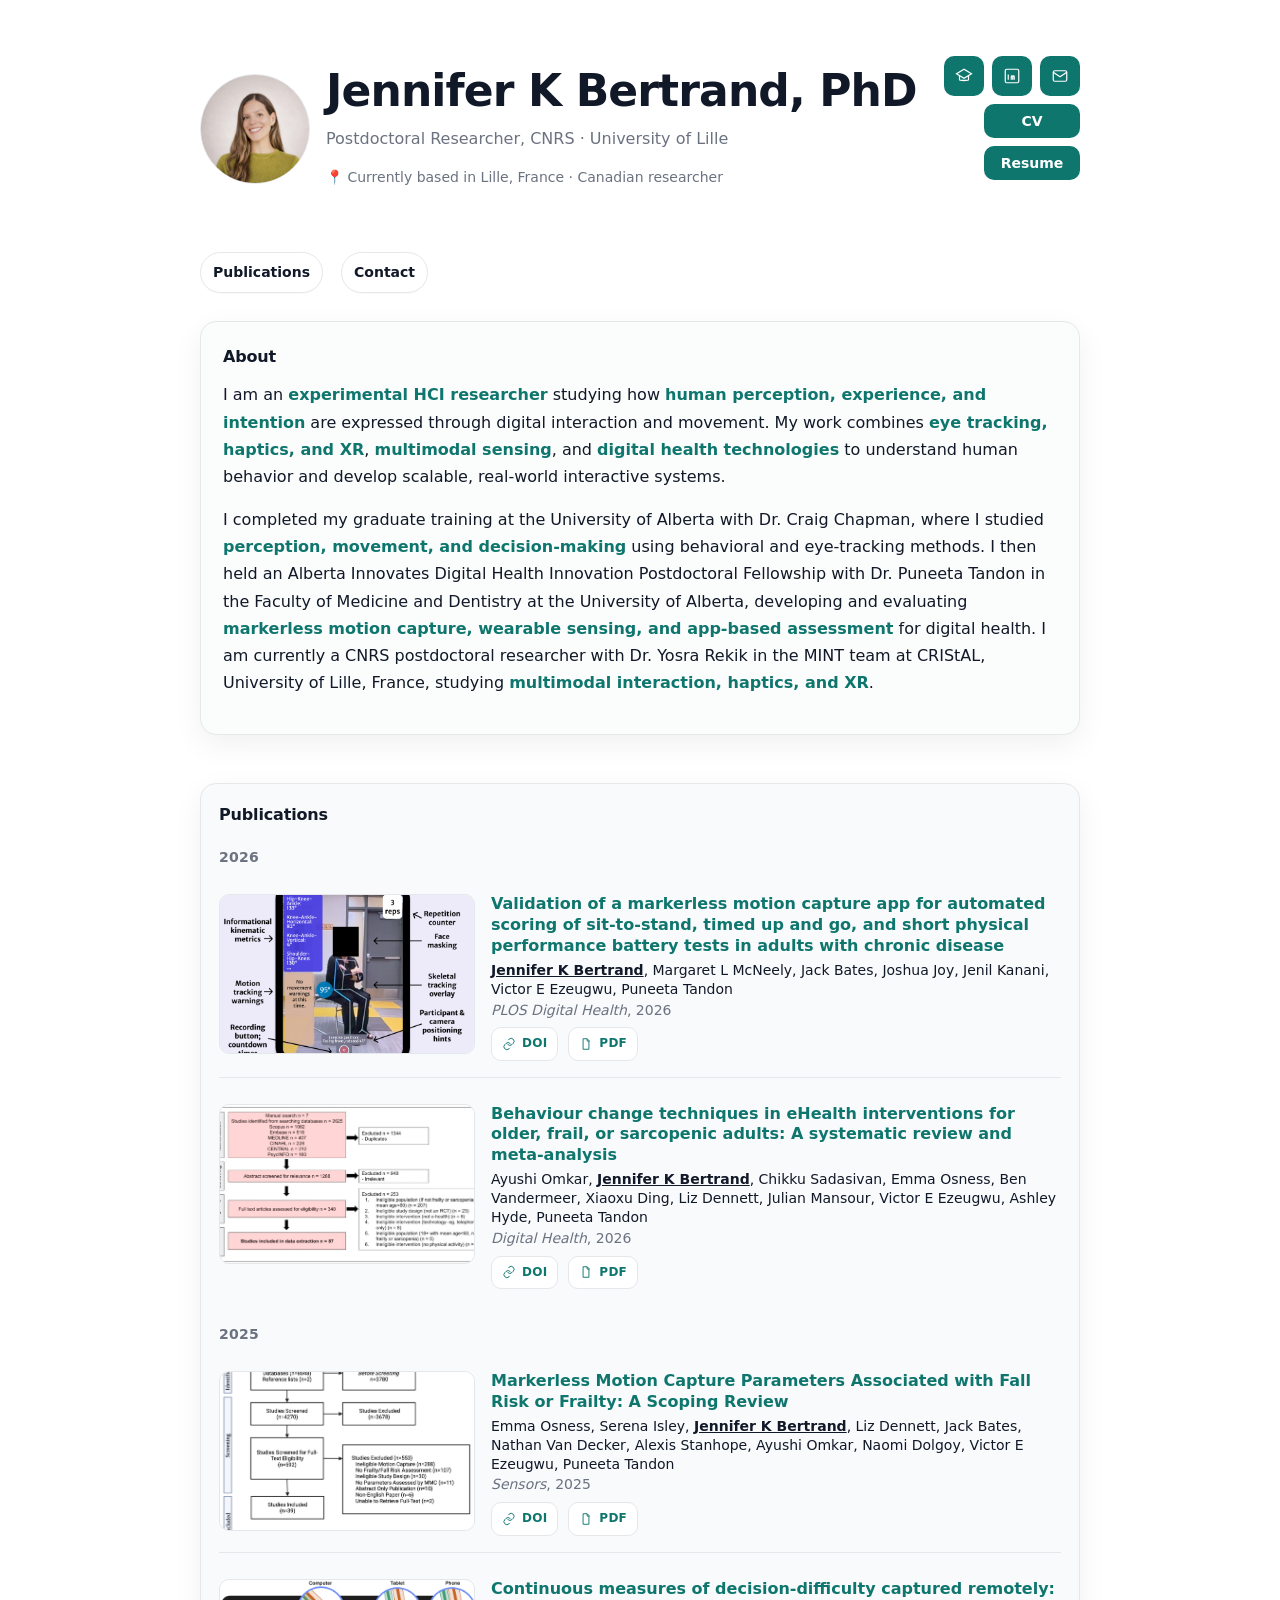
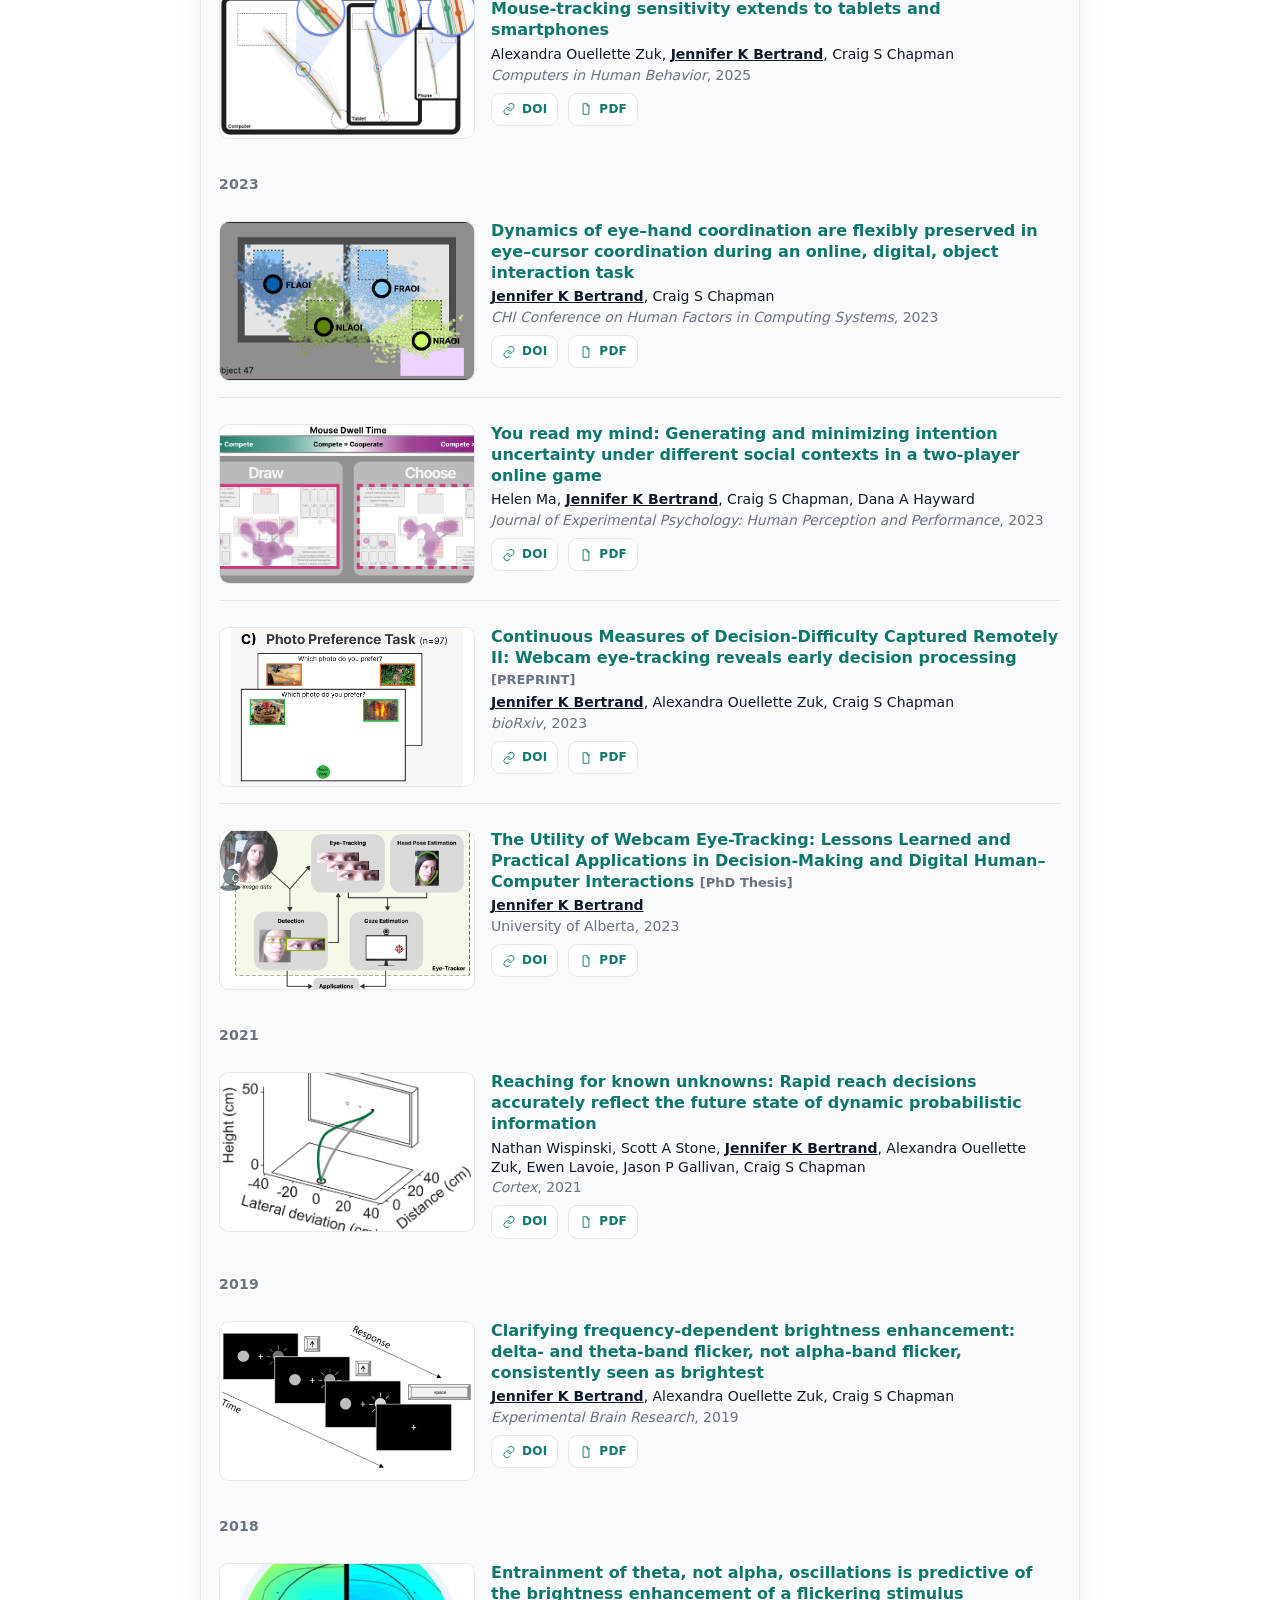
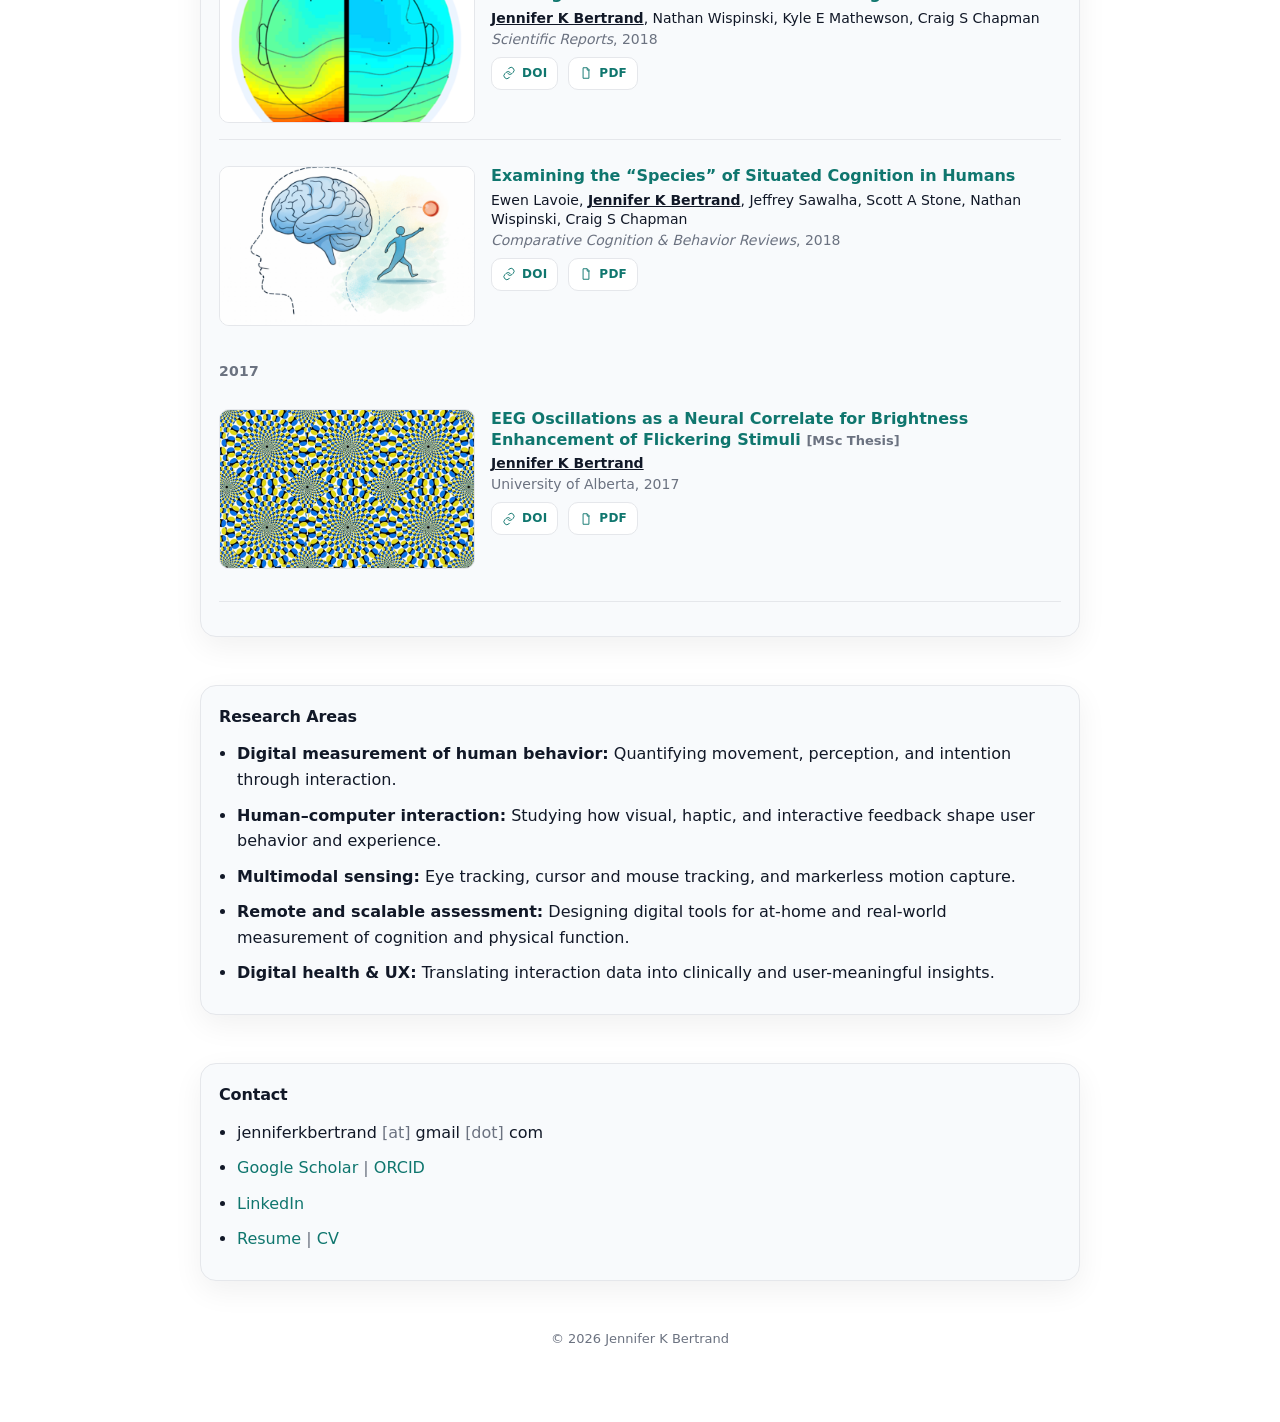
<file: index.html>
<!doctype html>
<html lang="en">
<head>
  <meta charset="utf-8" />
  <meta name="viewport" content="width=device-width,initial-scale=1" />
  <meta name="description" content="Jennifer K. Bertrand is an experimental HCI researcher studying human perception, movement, eye tracking, haptics, XR, multimodal interaction, and digital health." />
  <title>Jennifer K. Bertrand, PhD | HCI Researcher</title>

  <style>
    :root {
      --bg: #ffffff;
      --text: #111827;
      --muted: #6b7280;
      --card: #f8fafc;
      --border: #e5e7eb;
      --link: #0f766e;
      --link-hover: #115e59;
      --shadow: 0 10px 30px rgba(0,0,0,.06);
      --radius: 16px;
      --max: 920px;
    }

    * { box-sizing: border-box; }
    html, body { height: 100%; }
    body {
      margin: 0;
      background: var(--bg);
      color: var(--text);
      font: 16px/1.6 system-ui, -apple-system, Segoe UI, Roboto, Helvetica, Arial, "Apple Color Emoji","Segoe UI Emoji";
    }

    a { color: var(--link); text-decoration: none; }
    a:hover { color: var(--link-hover); text-decoration: underline; }

    .wrap {
      max-width: var(--max);
      margin: 0 auto;
      padding: 56px 20px 72px;
    }

    header {
      display: grid;
      gap: 18px;
      margin-bottom: 28px;
    }

    .header-top {
    display: flex;
    gap: 20px;
    align-items: flex-start;
    justify-content: space-between;
    flex-wrap: wrap;
    }

    .header-left {
    display: flex;
    gap: 16px;
    align-items: center;
    }

    .headshot {
    width: 110px;
    height: 110px;
    border-radius: 50%;
    object-fit: cover;
    border: 1px solid var(--border);
    }

    .header-icons a {
    display: inline-flex;
    align-items: center;
    justify-content: center;
    width: 40px;
    height: 40px;
    border-radius: 10px;
    background: var(--link);     /* blue background */
    color: #ffffff;              /* white icon */
    border: none;
    }

    .header-actions {
    display: flex;
    flex-direction: column;
    align-items: flex-end;
    gap: 8px;
    }

    .header-icon-row {
    display: flex;
    gap: 8px;
    }

    .header-doc-row {
    display: flex;
    flex-direction: column;
    gap: 8px;
    }

    .header-doc-link {
    display: inline-flex;
    align-items: center;
    justify-content: center;
    width: 96px;
    min-height: 34px;
    padding: 5px 12px;
    border-radius: 10px;
    background: var(--link);
    color: #ffffff;
    font-size: 14px;
    font-weight: 700;
    }

    .header-doc-link:hover {
    background: var(--link-hover);
    color: #ffffff;
    text-decoration: none;
    }

    .header-icons a:hover {
    background: var(--link-hover); /* darker blue on hover */
    text-decoration: none;
    }

    .header-icons svg {
    width: 18px;
    height: 18px;
    stroke: currentColor; /* ensures SVG uses the white color */
    }


    .location {
    font-size: 14px;
    color: var(--muted);
    }

    .name {
      font-size: clamp(30px, 3.6vw, 44px);
      font-weight: 750;
      letter-spacing: -0.02em;
      margin: 0;
    }

    .tagline {
      margin: 0;
      color: var(--muted);
      max-width: 70ch;
    }

    nav {
      display: flex;
      flex-wrap: wrap;
      gap: 18px;
      margin-top: 32px;
    }

    .pill {
      display: inline-flex;
      align-items: center;
      gap: 8px;
      padding: 8px 12px;
      border: 1px solid var(--border);
      border-radius: 999px;
      background: #fff;
      box-shadow: 0 1px 0 rgba(0,0,0,.02);
      color: var(--text);
      font-weight: 600;
      font-size: 14px;
    }



    .about-highlight {
    font-weight: 700;
    color: var(--link); /* same accent as paper titles */
    }

    #about {
    background: #fbfdfd;
    padding: 22px 22px;   /* slightly roomier than other cards */
    }

    #about .about-text {
    margin-top: 6px;      /* creates breathing room under "About" */
    line-height: 1.7;     /* softer paragraph rhythm */
    }



    section {
      background: var(--card);
      border: 1px solid var(--border);
      border-radius: var(--radius);
      padding: 18px 18px;
      box-shadow: var(--shadow);
      margin-bottom: 48px;
    }


    h2 {
      margin: 0 0 12px;
      font-size: 16px;
      letter-spacing: -0.01em;
      text-transform: none;
    }

    .muted { color: var(--muted); }

    ul { margin: 0; padding-left: 18px; }
    li { margin: 10px 0; }

    .paper-title { font-weight: 700; }
    .paper-meta { color: var(--muted); font-size: 14px; margin-top: 3px; }

    /* Publications styling */
    .pub-year {
    margin: 18px 0 10px;
    font-size: 14px;
    font-weight: 800;
    color: var(--muted);
    letter-spacing: 0.02em;
    text-transform: uppercase;
    }

    .pub-list {
    list-style: none;
    padding-left: 0;
    margin: 0;
    }

    .pub-item {
    display: flex;
    gap: 16px;
    padding: 16px 0;
    border-bottom: 1px solid var(--border);
    }


    .pub-thumb {
    flex: 0 0 auto;
    height: 160px;              /* adjust: 120–160px sweet spot */
    aspect-ratio: 16 / 10;      /* landscape bias */
    overflow: hidden;
    border-radius: 10px;
    border: 1px solid var(--border);
    background: #fff;
    display: flex;
    align-items: center;
    justify-content: center;
    }

    .pub-thumb img {
        width: 100%;
        height: 100%;
        object-fit: cover;
    }

    .pub-content {
        flex: 1;
        min-width: 0; /*prevents overflow issues */
    }

    .pub-item:last-child {
    border-bottom: none;
    }

    .pub-title {
    font-weight: 800;
    margin: 0 0 4px;
    color: var(--link);            /* title accent color */
    line-height: 1.3;
    }

    .pub-title a {
    color: inherit;
    }

    .pub-title-row {
    display: flex;
    align-items: baseline;
    gap: 10px;
    }

    .pub-title-link {
    color: var(--link);
    font-weight: 800;
    text-decoration: none;
    line-height: 1.3;
    }

    .pub-title-link:hover {
    text-decoration: underline;
    }

    .pub-title .muted {
    font-weight: 600;
    font-size: 13px;
    }

    .pub-icons {
    display: inline-flex;
    gap: 8px;
    flex: 0 0 auto;
    }

    .pub-icon {
    display: inline-flex;
    align-items: center;
    gap: 4px;
    padding: 4px 8px;
    border: 1px solid var(--border);
    border-radius: 8px;
    background: #fff;
    font-size: 12px;
    font-weight: 700;
    letter-spacing: 0.02em;
    color: var(--link);
    }

    .pub-icon:hover {
    text-decoration: none;
    background: #f0fdfa;
    }

    .pub-icon svg {
    width: 14px;
    height: 14px;
    }

    .pub-authors {
    margin: 0 0 2px;
    font-size: 14px;
    color: var(--text);
    line-height: 1.35;
    }

    .pub-venue {
    margin: 0;
    font-size: 14px;
    color: var(--muted);
    line-height: 1.35;
    }
    
    .pub-me {
    text-decoration: underline;
    font-weight: 600;
    }

    .pub-actions {
    margin-top: 8px;
    display: flex;
    gap: 10px;
    flex-wrap: wrap;
    }

    .pub-btn {
    display: inline-flex;
    align-items: center;
    gap: 6px;
    padding: 6px 10px;
    border: 1px solid var(--border);
    border-radius: 10px;
    background: #fff;
    font-size: 12px;
    font-weight: 800;
    letter-spacing: 0.02em;
    color: var(--link);
    }

    .pub-btn:hover {
    background: #f0fdfa;
    text-decoration: none;
    }

    .pub-btn svg {
    width: 14px;
    height: 14px;
    }


    .hr {
      height: 1px;
      background: var(--border);
      margin: 16px 0;
    }

    footer {
      margin-top: 22px;
      color: var(--muted);
      font-size: 13px;
      text-align: center;
    }

    /* optional: nicer focus outlines */
    a:focus, button:focus {
      outline: 3px solid rgba(15, 118, 110, .25);
      outline-offset: 2px;
      border-radius: 8px;
    }

    /* --- Mobile-friendly publications --- */
    @media (max-width: 700px) {
    .pub-item {
        flex-direction: column;   /* stack thumbnail above content */
        align-items: stretch;
        gap: 12px;
    }

    .pub-thumb {
        width: 100%;
        height: 190px;
        aspect-ratio: auto;
    }

    .pub-thumb img {
        width: 100%;
        height: 100%;            /* adjust if you want taller/shorter */
        object-fit: cover;        /* crops nicely instead of shrinking weirdly */
        display: block;
    }

    .pub-actions {
        justify-content: flex-start;
    }
    }

  </style>
</head>

<body>
  <div class="wrap">


    <header>
    <div class="header-top">
        <div class="header-left">
        <img src="JB_headshot_2026.png" alt="Jennifer K Bertrand" class="headshot" />

        <div>
            <h1 class="name">Jennifer K Bertrand, PhD</h1>
            <p class="tagline">
            Postdoctoral Researcher, CNRS · University of Lille
            </p>
            <p class="location">
            📍 Currently based in Lille, France · Canadian researcher
            </p>
        </div>
        </div>

        <div class="header-actions">
        <div class="header-icon-row header-icons">
            <!-- Google Scholar -->
            <a href="https://scholar.google.ca/citations?user=ZDtAV8gAAAAJ" target="_blank" title="Google Scholar">
                <svg viewBox="0 0 24 24" fill="none">
                <path d="M12 3L2 9l10 6 10-6-10-6Z" stroke="currentColor" stroke-width="1.6"/>
                <path d="M6 12v5c0 1.5 12 1.5 12 0v-5" stroke="currentColor" stroke-width="1.6"/>
                </svg>
            </a>

            <!-- LinkedIn -->
            <a href="https://www.linkedin.com/in/jenniferkbertrand/" target="_blank" title="LinkedIn">
                <svg viewBox="0 0 24 24" fill="none">
                <rect x="3" y="3" width="18" height="18" rx="2" stroke="currentColor" stroke-width="1.6"/>
                <path d="M7 10v7M7 7h.01M11 17v-4c0-1.5 2-1.5 2 0v4M13 13c0-1.5 2-1.5 2 0v4" stroke="currentColor" stroke-width="1.6"/>
                </svg>
            </a>

            <!-- Email -->
            <a href="mailto:jenniferkbertrand@gmail.com" title="Email">
                <svg viewBox="0 0 24 24" fill="none">
                <rect x="3" y="5" width="18" height="14" rx="2" stroke="currentColor" stroke-width="1.6"/>
                <path d="M3 7l9 6 9-6" stroke="currentColor" stroke-width="1.6"/>
                </svg>
            </a>
        </div>

        <div class="header-doc-row">
            <!-- Replace # with the CV PDF path when the updated CV is ready. -->
            <a class="header-doc-link" href="pdfs/Bertrand_CV_2026.pdf" target="_blank" rel="noopener" title="CV (PDF)">CV</a>

            <a class="header-doc-link" href="pdfs/Bertrand_Resume_2026.pdf" target="_blank" rel="noopener" title="Resume (PDF)">Resume</a>
        </div>
        </div>

    </div>

      <nav>
        <a class="pill" href="#publications">Publications</a>
        <!-- <a class="pill" href="#cv">CV</a> -->
        <a class="pill" href="#contact">Contact</a>
        <!-- Add later if you want: <a class="pill" href="#projects">Research areas</a> -->
      </nav>
    </header>

    <section id="about" aria-label="About">
    <h2>About</h2>

    <!--p class="about-text">
        I am a <span class="about-highlight">postdoctoral researcher</span> studying how
        <span class="about-highlight">human perception, experience, and intention</span>
        are expressed through digital interaction and movement. My work combines
        <span class="about-highlight">human–computer interaction</span>,
        <span class="about-highlight">multimodal sensing</span>, and
        <span class="about-highlight">digital health technologies</span>
        for scalable, real-world applications.
    </p-->

    <p class="about-text">
        I am an <span class="about-highlight">experimental HCI researcher</span> studying how
        <span class="about-highlight">human perception, experience, and intention</span>
        are expressed through digital interaction and movement. My work combines
        <span class="about-highlight">eye tracking, haptics, and XR</span>,
        <span class="about-highlight">multimodal sensing</span>, and
        <span class="about-highlight">digital health technologies</span>
        to understand human behavior and develop scalable, real-world interactive systems.
    </p>

    <p class="about-text">
        I completed my graduate training at the University of Alberta with Dr. Craig Chapman, where I studied <span class="about-highlight">perception, movement, 
        and decision-making</span> using behavioral and eye-tracking methods. I then held an Alberta Innovates Digital Health Innovation Postdoctoral Fellowship 
        with Dr. Puneeta Tandon in the Faculty of Medicine and Dentistry at the University of Alberta, developing and evaluating <span class="about-highlight">markerless motion capture, 
        wearable sensing, and app-based assessment</span> for digital health. I am currently a CNRS postdoctoral researcher with Dr. Yosra Rekik in the MINT team at CRIStAL, University of Lille, 
        France, studying <span class="about-highlight">multimodal interaction, haptics, and XR</span>. 
    </p>
    </section>


      <section id="publications" aria-label="Publications">
        
        <h2>Publications</h2>

        <div class="pub-year">2026</div>
        <ul class="pub-list">
        
        
            <li class="pub-item">
                <!-- Thumbnail -->
                <div class="pub-thumb">
                    <img src="img/MMC_websiteImg.png"
                        alt="Markerless motion capture app validation">
                </div>

                <!-- Paper content -->
                <div class="pub-content">

                    <p class="pub-title">
                    Validation of a markerless motion capture app for automated scoring of
                    sit-to-stand, timed up and go, and short physical performance battery tests
                    in adults with chronic disease
                    </p>

                    <p class="pub-authors">
                    <span class="pub-me">Jennifer K Bertrand</span>,
                    Margaret L McNeely,
                    Jack Bates,
                    Joshua Joy,
                    Jenil Kanani,
                    Victor E Ezeugwu,
                    Puneeta Tandon
                    </p>

                    <p class="pub-venue">
                    <em>PLOS Digital Health</em>, 2026
                    </p>

                <div class="pub-actions">
                
                <a class="pub-btn"
                    href="https://doi.org/10.1371/journal.pdig.0001172"
                    target="_blank" rel="noopener">
                    <!-- DOI icon -->
                    <svg viewBox="0 0 24 24" fill="none" aria-hidden="true">
                    <path d="M10 13a5 5 0 0 0 7.1 0l2.1-2.1a5 5 0 0 0-7.1-7.1L11 4.9"
                            stroke="currentColor" stroke-width="1.6" stroke-linecap="round"/>
                    <path d="M14 11a5 5 0 0 0-7.1 0L4.8 13.1a5 5 0 1 0 7.1 7.1L13 19.1"
                            stroke="currentColor" stroke-width="1.6" stroke-linecap="round"/>
                    </svg>
                    DOI
                </a>

                <a class="pub-btn"
                    href="pdfs/Bertrand et al. - 2026 - Validation of a markerless motion capture app for automated scoring of sit-to-stand, timed up and go.pdf"
                    target="_blank" rel="noopener">
                    <!-- PDF icon -->
                    <svg viewBox="0 0 24 24" fill="none" aria-hidden="true">
                    <path d="M7 3h7l3 3v15H7V3Z"
                            stroke="currentColor" stroke-width="1.6"/>
                    <path d="M14 3v4h4"
                            stroke="currentColor" stroke-width="1.6"/>
                    </svg>
                    PDF
                </a>
                </div>

                </div>
            </li>

            <li class="pub-item">
                <!-- Thumbnail -->
                <div class="pub-thumb">
                    <img src="img/BCTs_systematicReview.jpg"
                        alt="Behaviour change techniques in eHealth interventions for older, frail, or sarcopenic adults">
                </div>

                <!-- Paper content -->
                <div class="pub-content">

                    <p class="pub-title">
                    Behaviour change techniques in eHealth interventions for older, frail, or
                    sarcopenic adults: A systematic review and meta-analysis
                    </p>

                    <p class="pub-authors">
                    Ayushi Omkar,
                    <span class="pub-me">Jennifer K Bertrand</span>,
                    Chikku Sadasivan,
                    Emma Osness,
                    Ben Vandermeer,
                    Xiaoxu Ding,
                    Liz Dennett,
                    Julian Mansour,
                    Victor E Ezeugwu,
                    Ashley Hyde,
                    Puneeta Tandon
                    </p>

                    <p class="pub-venue">
                    <em>Digital Health</em>, 2026
                    </p>

                <div class="pub-actions">

                <a class="pub-btn"
                    href="https://doi.org/10.1177/20552076261473804"
                    target="_blank" rel="noopener">
                    <!-- DOI icon -->
                    <svg viewBox="0 0 24 24" fill="none" aria-hidden="true">
                    <path d="M10 13a5 5 0 0 0 7.1 0l2.1-2.1a5 5 0 0 0-7.1-7.1L11 4.9"
                            stroke="currentColor" stroke-width="1.6" stroke-linecap="round"/>
                    <path d="M14 11a5 5 0 0 0-7.1 0L4.8 13.1a5 5 0 1 0 7.1 7.1L13 19.1"
                            stroke="currentColor" stroke-width="1.6" stroke-linecap="round"/>
                    </svg>
                    DOI
                </a>

                <a class="pub-btn"
                    href="pdfs/omkar-et-al-2026-behaviour-change-techniques-in-ehealth-interventions-for-older-frail-or-sarcopenic-adults-a-systematic.pdf"
                    target="_blank" rel="noopener">
                    <!-- PDF icon -->
                    <svg viewBox="0 0 24 24" fill="none" aria-hidden="true">
                    <path d="M7 3h7l3 3v15H7V3Z"
                            stroke="currentColor" stroke-width="1.6"/>
                    <path d="M14 3v4h4"
                            stroke="currentColor" stroke-width="1.6"/>
                    </svg>
                    PDF
                </a>
                </div>

                </div>
            </li>
        </ul>

        <div class="pub-year">2025</div>
        <ul class="pub-list">
        <li class="pub-item">
            <!-- Thumbnail -->
            <div class="pub-thumb">
                <img src="img/MMC_scoping_img.png"
                    alt="Thumbnail for scoping review: Markerless Motion Capture and Frailty">
            </div>

            <!-- Paper content -->
            <div class="pub-content">

                <p class="pub-title">
                Markerless Motion Capture Parameters Associated with Fall Risk or Frailty:
                A Scoping Review
                </p>

                <p class="pub-authors">
                Emma Osness,
                Serena Isley,
                <span class="pub-me">Jennifer K Bertrand</span>,
                Liz Dennett,
                Jack Bates,
                Nathan Van Decker,
                Alexis Stanhope,
                Ayushi Omkar,
                Naomi Dolgoy,
                Victor E Ezeugwu,
                Puneeta Tandon
                </p>

                <p class="pub-venue">
                <em>Sensors</em>, 2025
                </p>

                <div class="pub-actions">
                <a class="pub-btn"
                    href="https://doi.org/10.3390/s25185741"
                    target="_blank" rel="noopener">
                    <!-- DOI icon -->
                    <svg viewBox="0 0 24 24" fill="none" aria-hidden="true">
                    <path d="M10 13a5 5 0 0 0 7.1 0l2.1-2.1a5 5 0 0 0-7.1-7.1L11 4.9"
                            stroke="currentColor" stroke-width="1.6" stroke-linecap="round"/>
                    <path d="M14 11a5 5 0 0 0-7.1 0L4.8 13.1a5 5 0 1 0 7.1 7.1L13 19.1"
                            stroke="currentColor" stroke-width="1.6" stroke-linecap="round"/>
                    </svg>
                    DOI
                </a>

                <a class="pub-btn"
                    href="pdfs/Osness et al. - 2025 - Markerless Motion Capture Parameters Associated with Fall Risk or Frailty A Scoping Review.pdf"
                    target="_blank" rel="noopener">
                    <!-- PDF icon -->
                    <svg viewBox="0 0 24 24" fill="none" aria-hidden="true">
                    <path d="M7 3h7l3 3v15H7V3Z"
                            stroke="currentColor" stroke-width="1.6"/>
                    <path d="M14 3v4h4"
                            stroke="currentColor" stroke-width="1.6"/>
                    </svg>
                    PDF
                </a>
                </div>

            </div>
        </li>

        <li class="pub-item">
            <!-- Thumbnail -->
            <div class="pub-thumb">
                <img
                src="img/Fig_SCResults_CurrentFinalJB_Inset.png"
                alt="Thumbnail for: Continuous measures of decision-difficulty captured remotely"
                >
            </div>

            <!-- Paper content -->
            <div class="pub-content">
                <p class="pub-title">
                Continuous measures of decision-difficulty captured remotely:
                Mouse-tracking sensitivity extends to tablets and smartphones
                </p>

                <p class="pub-authors">
                Alexandra Ouellette Zuk, <span class="pub-me">Jennifer K Bertrand</span>, Craig S Chapman
                </p>

                <p class="pub-venue">
                <em>Computers in Human Behavior</em>, 2025
                </p>

                <div class="pub-actions">
                <a class="pub-btn"
                    href="https://doi.org/10.1016/j.chb.2024.108450"
                    target="_blank" rel="noopener">
                    <!-- link icon -->
                    <svg viewBox="0 0 24 24" fill="none" aria-hidden="true">
                    <path d="M10 13a5 5 0 0 0 7.1 0l2.1-2.1a5 5 0 0 0-7.1-7.1L11 4.9"
                            stroke="currentColor" stroke-width="1.6" stroke-linecap="round"/>
                    <path d="M14 11a5 5 0 0 0-7.1 0L4.8 13.1a5 5 0 1 0 7.1 7.1L13 19.1"
                            stroke="currentColor" stroke-width="1.6" stroke-linecap="round"/>
                    </svg>
                    DOI
                </a>

                <a class="pub-btn"
                    href="pdfs/Ouellette Zuk et al. - 2025 - Continuous measures of decision-difficulty captured remotely Mouse-tracking sensitivity extends to.pdf"
                    target="_blank" rel="noopener">
                    <!-- pdf icon -->
                    <svg viewBox="0 0 24 24" fill="none" aria-hidden="true">
                    <path d="M7 3h7l3 3v15H7V3Z"
                            stroke="currentColor" stroke-width="1.6"/>
                    <path d="M14 3v4h4"
                            stroke="currentColor" stroke-width="1.6"/>
                    </svg>
                    PDF
                </a>
                </div>
            </div>
        </li>

        </ul>

        <div class="pub-year">2023</div>
        <ul class="pub-list">

        <li class="pub-item">
            <div class="pub-thumb">
                <img src="img/singleSub_eyetracking.png" alt="Figure from CHI 2023 eye–hand coordination paper">
            </div>

            <div class="pub-content">
                <p class="pub-title">
                Dynamics of eye–hand coordination are flexibly preserved in eye–cursor coordination during an online, digital, object interaction task
                </p>

                <p class="pub-authors">
                <span class="pub-me">Jennifer K Bertrand</span>, Craig S Chapman
                </p>

                <p class="pub-venue">
                <em>CHI Conference on Human Factors in Computing Systems</em>, 2023
                </p>

                <div class="pub-actions">
                <a class="pub-btn"
                    href="https://dl.acm.org/doi/full/10.1145/3544548.3580866"
                    target="_blank" rel="noopener">
                    <!-- link icon -->
                    <svg viewBox="0 0 24 24" fill="none" aria-hidden="true">
                    <path d="M10 13a5 5 0 0 0 7.1 0l2.1-2.1a5 5 0 0 0-7.1-7.1L11 4.9"
                            stroke="currentColor" stroke-width="1.6" stroke-linecap="round"/>
                    <path d="M14 11a5 5 0 0 0-7.1 0L4.8 13.1a5 5 0 1 0 7.1 7.1L13 19.1"
                            stroke="currentColor" stroke-width="1.6" stroke-linecap="round"/>
                    </svg>
                    DOI
                </a>

                <a class="pub-btn"
                    href="pdfs/Bertrand and Chapman - 2023 - Dynamics of eye-hand coordination are flexibly pre.pdf"
                    target="_blank" rel="noopener">
                    <!-- pdf icon -->
                    <svg viewBox="0 0 24 24" fill="none" aria-hidden="true">
                    <path d="M7 3h7l3 3v15H7V3Z"
                            stroke="currentColor" stroke-width="1.6"/>
                    <path d="M14 3v4h4"
                            stroke="currentColor" stroke-width="1.6"/>
                    </svg>
                    PDF
                </a>
                </div>

            </div>
        </li>

        <li class="pub-item">
            <!-- Thumbnail -->
            <div class="pub-thumb">
                <img src="img/SampleMouseTraj_DyadNoBG.png" alt="Thumbnail for: You read my mind (2023)">
            </div>

            <!-- Paper content -->
            <div class="pub-content">

                <p class="pub-title">
                You read my mind: Generating and minimizing intention uncertainty under different social contexts in a two-player online game
                </p>

                <p class="pub-authors">
                Helen Ma, <span class="pub-me">Jennifer K Bertrand</span>, Craig S Chapman, Dana A Hayward
                </p>

                <p class="pub-venue">
                <em>Journal of Experimental Psychology: Human Perception and Performance</em>, 2023
                </p>

                <div class="pub-actions">
                <a class="pub-btn" href="https://doi.org/10.1037/xhp0001150" target="_blank" rel="noopener">
                    <!-- link icon -->
                    <svg viewBox="0 0 24 24" fill="none" aria-hidden="true">
                    <path d="M10 13a5 5 0 0 0 7.1 0l2.1-2.1a5 5 0 0 0-7.1-7.1L11 4.9"
                            stroke="currentColor" stroke-width="1.6" stroke-linecap="round"/>
                    <path d="M14 11a5 5 0 0 0-7.1 0L4.8 13.1a5 5 0 1 0 7.1 7.1L13 19.1"
                            stroke="currentColor" stroke-width="1.6" stroke-linecap="round"/>
                    </svg>
                    DOI
                </a>

                <a class="pub-btn" href="pdfs/Ma et al. - 2023 - You read my mind Generating and minimizing intention uncertainty under different social contexts in.pdf" target="_blank" rel="noopener">
                    <!-- pdf icon -->
                    <svg viewBox="0 0 24 24" fill="none" aria-hidden="true">
                    <path d="M7 3h7l3 3v15H7V3Z" stroke="currentColor" stroke-width="1.6"/>
                    <path d="M14 3v4h4" stroke="currentColor" stroke-width="1.6"/>
                    </svg>
                    PDF
                </a>
                </div>

            </div>
        </li>

        <li class="pub-item">

            <!-- Thumbnail -->
            <div class="pub-thumb">
                <img src="img/bioRxiv_fig.png" alt="Thumbnail for preprint: Continuous Measures of Decision-Difficulty Captured Remotely II">
            </div>

            <!-- Paper content -->
            <div class="pub-content">

                <p class="pub-title">
                Continuous Measures of Decision-Difficulty Captured Remotely II:
                Webcam eye-tracking reveals early decision processing
                <span class="muted">[PREPRINT]</span>
                </p>

                <p class="pub-authors">
                <span class="pub-me">Jennifer K Bertrand</span>,
                Alexandra Ouellette Zuk,
                Craig S Chapman
                </p>

                <p class="pub-venue">
                <em>bioRxiv</em>, 2023
                </p>

                <div class="pub-actions">
                <a class="pub-btn"
                    href="https://doi.org/10.1101/2023.06.06.543799"
                    target="_blank" rel="noopener">
                    <!-- DOI icon -->
                    <svg viewBox="0 0 24 24" fill="none" aria-hidden="true">
                    <path d="M10 13a5 5 0 0 0 7.1 0l2.1-2.1a5 5 0 0 0-7.1-7.1L11 4.9"
                            stroke="currentColor" stroke-width="1.6" stroke-linecap="round"/>
                    <path d="M14 11a5 5 0 0 0-7.1 0L4.8 13.1a5 5 0 1 0 7.1 7.1L13 19.1"
                            stroke="currentColor" stroke-width="1.6" stroke-linecap="round"/>
                    </svg>
                    DOI
                </a>

                <a class="pub-btn"
                    href="pdfs/2023.06.06.543799v1.full.pdf"
                    target="_blank" rel="noopener">
                    <!-- PDF icon -->
                    <svg viewBox="0 0 24 24" fill="none" aria-hidden="true">
                    <path d="M7 3h7l3 3v15H7V3Z"
                            stroke="currentColor" stroke-width="1.6"/>
                    <path d="M14 3v4h4"
                            stroke="currentColor" stroke-width="1.6"/>
                    </svg>
                    PDF
                </a>
                </div>

            </div>
        </li>


        <li class="pub-item">
            <!-- Thumbnail -->
            <div class="pub-thumb">
                <img src="img/ET_ThesisPhDFig.png"
                    alt="PhD thesis: Utility of Webcam Eye-Tracking">
            </div>

            <!-- Paper content -->
            <div class="pub-content">

                <p class="pub-title">
                The Utility of Webcam Eye-Tracking: Lessons Learned and Practical Applications
                in Decision-Making and Digital Human–Computer Interactions
                <span class="muted">[PhD Thesis]</span>
                </p>

                <p class="pub-authors">
                <span class="pub-me">Jennifer K Bertrand</span>
                </p>

                <p class="pub-venue">
                University of Alberta, 2023
                </p>

                <div class="pub-actions">
                <a class="pub-btn"
                    href="https://doi.org/10.7939/r3-83ge-t169"
                    target="_blank" rel="noopener">
                    <!-- DOI icon -->
                    <svg viewBox="0 0 24 24" fill="none" aria-hidden="true">
                    <path d="M10 13a5 5 0 0 0 7.1 0l2.1-2.1a5 5 0 0 0-7.1-7.1L11 4.9"
                            stroke="currentColor" stroke-width="1.6" stroke-linecap="round"/>
                    <path d="M14 11a5 5 0 0 0-7.1 0L4.8 13.1a5 5 0 1 0 7.1 7.1L13 19.1"
                            stroke="currentColor" stroke-width="1.6" stroke-linecap="round"/>
                    </svg>
                    DOI
                </a>

                <a class="pub-btn"
                    href="pdfs/Bertrand_Jennifer_K_202309_PhD.pdf"
                    target="_blank" rel="noopener">
                    <!-- PDF icon -->
                    <svg viewBox="0 0 24 24" fill="none" aria-hidden="true">
                    <path d="M7 3h7l3 3v15H7V3Z"
                            stroke="currentColor" stroke-width="1.6"/>
                    <path d="M14 3v4h4"
                            stroke="currentColor" stroke-width="1.6"/>
                    </svg>
                    PDF
                </a>
                </div>

            </div>
        </li>

        </ul>

        <div class="pub-year">2021</div>
        <ul class="pub-list">
        
        <li class="pub-item">
            <!-- Thumbnail -->
            <div class="pub-thumb">
                <img
                src="img/CortexFigures_Fig2_JBModBig.png"
                alt="Thumbnail for: Reaching for known unknowns (Cortex, 2021)"
                >
            </div>

            <!-- Paper content -->
            <div class="pub-content">

                <p class="pub-title">
                Reaching for known unknowns: Rapid reach decisions accurately reflect
                the future state of dynamic probabilistic information
                </p>

                <p class="pub-authors">
                Nathan Wispinski, Scott A Stone,
                <span class="pub-me">Jennifer K Bertrand</span>,
                Alexandra Ouellette Zuk, Ewen Lavoie,
                Jason P Gallivan, Craig S Chapman
                </p>

                <p class="pub-venue">
                <em>Cortex</em>, 2021
                </p>

                <!-- Actions -->
                <div class="pub-actions">
                <a
                    class="pub-btn"
                    href="https://doi.org/10.1016/j.cortex.2021.02.010"
                    target="_blank"
                    rel="noopener"
                >
                    <!-- DOI icon -->
                    <svg viewBox="0 0 24 24" fill="none" aria-hidden="true">
                    <path
                        d="M10 13a5 5 0 0 0 7.1 0l2.1-2.1a5 5 0 0 0-7.1-7.1L11 4.9"
                        stroke="currentColor"
                        stroke-width="1.6"
                        stroke-linecap="round"
                    />
                    <path
                        d="M14 11a5 5 0 0 0-7.1 0L4.8 13.1a5 5 0 1 0 7.1 7.1L13 19.1"
                        stroke="currentColor"
                        stroke-width="1.6"
                        stroke-linecap="round"
                    />
                    </svg>
                    DOI
                </a>

                <a
                    class="pub-btn"
                    href="pdfs/Wispinski et al. - 2021 - Reaching for known unknowns Rapid reach decisions.pdf"
                    target="_blank"
                    rel="noopener"
                >
                    <!-- PDF icon -->
                    <svg viewBox="0 0 24 24" fill="none" aria-hidden="true">
                    <path
                        d="M7 3h7l3 3v15H7V3Z"
                        stroke="currentColor"
                        stroke-width="1.6"
                    />
                    <path
                        d="M14 3v4h4"
                        stroke="currentColor"
                        stroke-width="1.6"
                    />
                    </svg>
                    PDF
                </a>
                </div>

            </div>
            </li>
        </ul>

        <div class="pub-year">2019</div>
        <ul class="pub-list">
        
        <li class="pub-item">

            <!-- Thumbnail -->
            <div class="pub-thumb">
                <img src="img/EBR_Paradigm.png"
                    alt="Thumbnail for: Clarifying frequency-dependent brightness enhancement">
            </div>

            <!-- Paper content -->
            <div class="pub-content">

                <p class="pub-title">
                Clarifying frequency-dependent brightness enhancement: delta- and theta-band flicker,
                not alpha-band flicker, consistently seen as brightest
                </p>

                <p class="pub-authors">
                <span class="pub-me">Jennifer K Bertrand</span>, Alexandra Ouellette Zuk, Craig S Chapman
                </p>

                <p class="pub-venue">
                <em>Experimental Brain Research</em>, 2019
                </p>

                <div class="pub-actions">
                <a class="pub-btn"
                    href="https://doi.org/10.1007/s00221-019-05568-1"
                    target="_blank" rel="noopener">
                    <!-- DOI icon -->
                    <svg viewBox="0 0 24 24" fill="none" aria-hidden="true">
                    <path d="M10 13a5 5 0 0 0 7.1 0l2.1-2.1a5 5 0 0 0-7.1-7.1L11 4.9"
                            stroke="currentColor" stroke-width="1.6" stroke-linecap="round"/>
                    <path d="M14 11a5 5 0 0 0-7.1 0L4.8 13.1a5 5 0 1 0 7.1 7.1L13 19.1"
                            stroke="currentColor" stroke-width="1.6" stroke-linecap="round"/>
                    </svg>
                    DOI
                </a>

                <a class="pub-btn"
                    href="pdfs/Bertrand et al. - 2019 - Clarifying frequency-dependent brightness enhancem.pdf"
                    target="_blank" rel="noopener">
                    <!-- PDF icon -->
                    <svg viewBox="0 0 24 24" fill="none" aria-hidden="true">
                    <path d="M7 3h7l3 3v15H7V3Z"
                            stroke="currentColor" stroke-width="1.6"/>
                    <path d="M14 3v4h4"
                            stroke="currentColor" stroke-width="1.6"/>
                    </svg>
                    PDF
                </a>
                </div>

            </div>
        </li>
        </ul>

        <div class="pub-year">2018</div>
        <ul class="pub-list">
        
            <li class="pub-item">
                <!-- Thumbnail -->
                <div class="pub-thumb">
                    <img src="img/SciRepsITC.png" alt="Thumbnail for: Entrainment of theta, not alpha, oscillations">
                </div>

                <!-- Paper content -->
                <div class="pub-content">

                    <p class="pub-title">
                    Entrainment of theta, not alpha, oscillations is predictive of the brightness enhancement of a flickering stimulus
                    </p>

                    <p class="pub-authors">
                    <span class="pub-me">Jennifer K Bertrand</span>, Nathan Wispinski, Kyle E Mathewson, Craig S Chapman
                    </p>

                    <p class="pub-venue">
                    <em>Scientific Reports</em>, 2018
                    </p>

                    <div class="pub-actions">
                    <a class="pub-btn"
                        href="https://doi.org/10.1038/s41598-018-24215-3"
                        target="_blank" rel="noopener">
                        <!-- DOI icon -->
                        <svg viewBox="0 0 24 24" fill="none" aria-hidden="true">
                        <path d="M10 13a5 5 0 0 0 7.1 0l2.1-2.1a5 5 0 0 0-7.1-7.1L11 4.9"
                                stroke="currentColor" stroke-width="1.6" stroke-linecap="round"/>
                        <path d="M14 11a5 5 0 0 0-7.1 0L4.8 13.1a5 5 0 1 0 7.1 7.1L13 19.1"
                                stroke="currentColor" stroke-width="1.6" stroke-linecap="round"/>
                        </svg>
                        DOI
                    </a>

                    <a class="pub-btn"
                        href="pdfs/Bertrand et al. - 2018 - Entrainment of theta, not alpha, oscillations is p.pdf"
                        target="_blank" rel="noopener">
                        <!-- PDF icon -->
                        <svg viewBox="0 0 24 24" fill="none" aria-hidden="true">
                        <path d="M7 3h7l3 3v15H7V3Z"
                                stroke="currentColor" stroke-width="1.6"/>
                        <path d="M14 3v4h4"
                                stroke="currentColor" stroke-width="1.6"/>
                        </svg>
                        PDF
                    </a>
                    </div>

                </div>
            </li>


        <li class="pub-item">
            <!-- Thumbnail -->
            <div class="pub-thumb">
                <img
                    src="img/CCBR_img.png"
                    alt="Thumbnail for: Examining the Species of Situated Cognition in Humans"
                >
            </div>

            <!-- Paper content -->
            <div class="pub-content">

                <p class="pub-title">
                    Examining the “Species” of Situated Cognition in Humans
                </p>

                <p class="pub-authors">
                    Ewen Lavoie,
                    <span class="pub-me">Jennifer K Bertrand</span>,
                    Jeffrey Sawalha,
                    Scott A Stone,
                    Nathan Wispinski,
                    Craig S Chapman
                </p>

                <p class="pub-venue">
                    <em>Comparative Cognition &amp; Behavior Reviews</em>, 2018
                </p>

                <div class="pub-actions">
                    <a
                        class="pub-btn"
                        href="https://doi.org/10.3819/CCBR.2018.130004"
                        target="_blank"
                        rel="noopener"
                    >
                        <!-- link icon -->
                        <svg viewBox="0 0 24 24" fill="none" aria-hidden="true">
                            <path d="M10 13a5 5 0 0 0 7.1 0l2.1-2.1a5 5 0 0 0-7.1-7.1L11 4.9"
                                stroke="currentColor" stroke-width="1.6" stroke-linecap="round"/>
                            <path d="M14 11a5 5 0 0 0-7.1 0L4.8 13.1a5 5 0 1 0 7.1 7.1L13 19.1"
                                stroke="currentColor" stroke-width="1.6" stroke-linecap="round"/>
                        </svg>
                        DOI
                    </a>

                    <a
                        class="pub-btn"
                        href="pdfs/CCBR-vol13-2018-pp031-034-Lavoie-Betrand-et-al.pdf"
                        target="_blank"
                        rel="noopener"
                    >
                        <!-- pdf icon -->
                        <svg viewBox="0 0 24 24" fill="none" aria-hidden="true">
                            <path d="M7 3h7l3 3v15H7V3Z"
                                stroke="currentColor" stroke-width="1.6"/>
                            <path d="M14 3v4h4"
                                stroke="currentColor" stroke-width="1.6"/>
                        </svg>
                        PDF
                    </a>
                </div>

            </div>
        </li>

        </ul>

        <div class="pub-year">2017</div>
        <ul class="pub-list">
        
        <li class="pub-item">

            <!-- Thumbnail -->
            <div class="pub-thumb">
                <img src="img/MScThesisImg.png"
                    alt="MSc thesis: EEG oscillations and brightness enhancement">
            </div>

            <!-- Paper content -->
            <div class="pub-content">

                <p class="pub-title">
                EEG Oscillations as a Neural Correlate for Brightness Enhancement
                of Flickering Stimuli
                <span class="muted">[MSc Thesis]</span>
                </p>

                <p class="pub-authors">
                <span class="pub-me">Jennifer K Bertrand</span>
                </p>

                <p class="pub-venue">
                University of Alberta, 2017
                </p>

                <div class="pub-actions">
                <a class="pub-btn"
                    href="https://doi.org/10.7939/R3WS8J11F"
                    target="_blank" rel="noopener">
                    <!-- DOI icon -->
                    <svg viewBox="0 0 24 24" fill="none" aria-hidden="true">
                    <path d="M10 13a5 5 0 0 0 7.1 0l2.1-2.1a5 5 0 0 0-7.1-7.1L11 4.9"
                            stroke="currentColor" stroke-width="1.6" stroke-linecap="round"/>
                    <path d="M14 11a5 5 0 0 0-7.1 0L4.8 13.1a5 5 0 1 0 7.1 7.1L13 19.1"
                            stroke="currentColor" stroke-width="1.6" stroke-linecap="round"/>
                    </svg>
                    DOI
                </a>

                <a class="pub-btn"
                    href="pdfs/Bertrand_Jennifer_K_201708_MSc.pdf"
                    target="_blank" rel="noopener">
                    <!-- PDF icon -->
                    <svg viewBox="0 0 24 24" fill="none" aria-hidden="true">
                    <path d="M7 3h7l3 3v15H7V3Z"
                            stroke="currentColor" stroke-width="1.6"/>
                    <path d="M14 3v4h4"
                            stroke="currentColor" stroke-width="1.6"/>
                    </svg>
                    PDF
                </a>
                </div>

            </div>
            </li>
        
    </ul>

        <div class="hr"></div>

      </section>

    

    <!-- Right column -->

    <section id="research" aria-label="Research Areas">
        <h2>Research Areas</h2>
        <ul>
        <!-- <li>Digital measurement of human movement, perception, and experience</li>
        <li>Human–computer interaction and multimodal interaction techniques</li>
        <li>Eye tracking, cursor/mouse tracking, and markerless motion capture</li>
        <li>Remote and scalable assessment of cognition and physical function</li>
        <li>User experience and interaction design for health and digital systems</li> -->
        <li><strong>Digital measurement of human behavior:</strong> Quantifying movement, perception, and intention through interaction.</li> 
        <li><strong>Human–computer interaction:</strong> Studying how visual, haptic, and interactive feedback shape user behavior and experience.</li>
        <li><strong>Multimodal sensing:</strong> Eye tracking, cursor and mouse tracking, and markerless motion capture.</li>
        <li><strong>Remote and scalable assessment:</strong> Designing digital tools for at-home and real-world measurement of cognition and physical function.</li>
        <li><strong>Digital health & UX:</strong> Translating interaction data into clinically and user-meaningful insights.</li>
        </ul>
    </section>

    <!--
    <section id="cv" aria-label="CV">
        <h2>CV</h2>
        <p style="margin: 0 0 10px;">
        <a href="cv.pdf" target="_blank" rel="noopener">Download CV (PDF)</a>
        </p>
        <p class="muted" style="margin:0;">
        Put a file named <code>cv.pdf</code> in the same folder as this page.
        </p>

        <div class="hr"></div>
    </section>
    -->
    <section id="contact" aria-label="Contact">
        <h2>Contact</h2>
        <ul>
            <li>jenniferkbertrand <span class="muted">[at]</span> gmail <span class="muted">[dot]</span> com</li>
            <li><a href="https://scholar.google.ca/citations?user=ZDtAV8gAAAAJ" target="_blank" rel="noopener">Google Scholar</a> <span class="muted">|</span> <a href="https://orcid.org/0000-0002-4503-8059" target="_blank" rel="noopener">ORCID</a></li>
            <li><a href="https://www.linkedin.com/in/jenniferkbertrand/" target="_blank" rel="noopener">LinkedIn</a></li>
            <li><a href="pdfs/Bertrand_Resume_2026.pdf" target="_blank" rel="noopener">Resume</a> <span class="muted">|</span> <a href="pdfs/Bertrand_CV_2026.pdf" target="_blank" rel="noopener">CV</a></li>
        </ul>
    </section>

  


    <footer>
      © <span id="y"></span> Jennifer K Bertrand
    </footer>
  </div>

  <script>
    document.getElementById("y").textContent = new Date().getFullYear();
  </script>

    <script>
        (function () {
        function slugify(s) {
            return (s || "")
            .toLowerCase()
            .replace(/\s+/g, "-")
            .replace(/[^a-z0-9\-._]/g, "-")
            .replace(/-+/g, "-")
            .replace(/^-|-$/g, "")
            .slice(0, 160);
        }

        function getPaperTitle(a) {
            const item = a.closest(".pub-item");
            if (!item) return "";
            const t = item.querySelector(".pub-title");
            return t ? t.textContent.replace(/\s+/g, " ").trim() : "";
        }

        // Add GoatCounter click-event attributes to links.
        // GoatCounter will automatically bind click tracking for elements with data-goatcounter-click.
        // (Doc: https://www.goatcounter.com/help/events)
        document.querySelectorAll('a[href]').forEach((a) => {
            // Don't overwrite if you already manually set it somewhere.
            if (a.hasAttribute("data-goatcounter-click")) return;

            const rawHref = a.getAttribute("href");
            if (!rawHref) return;

            // Ignore in-page anchors and non-http-ish links
            const lower = rawHref.toLowerCase();
            if (
            lower.startsWith("#") ||
            lower.startsWith("mailto:") ||
            lower.startsWith("tel:") ||
            lower.startsWith("javascript:")
            ) return;

            let url;
            try {
            url = new URL(rawHref, window.location.href);
            } catch {
            return;
            }

            const isPdf =
            lower.endsWith(".pdf") ||
            url.pathname.toLowerCase().endsWith(".pdf") ||
            url.pathname.toLowerCase().includes("/pdfs/");

            const isOutbound = url.origin !== window.location.origin;

            // Helper: make a good label
            const paperTitle = getPaperTitle(a);

            if (isPdf) {
            const filename = (url.pathname.split("/").pop() || "pdf").replace(/\.pdf$/i, "");
            const eventName = "pdf-" + slugify(filename);

            a.setAttribute("data-goatcounter-click", eventName);
            a.setAttribute(
                "data-goatcounter-title",
                paperTitle ? `PDF: ${paperTitle}` : `PDF: ${filename}`
            );
            return;
            }

            // Track outbound links (DOI links included)
            if (isOutbound) {
            const host = url.hostname.replace(/^www\./i, "");
            const pathish = (url.pathname + url.search).slice(0, 120);
            const eventName = "out-" + slugify(host + "-" + pathish);

            a.setAttribute("data-goatcounter-click", eventName);
            a.setAttribute(
                "data-goatcounter-title",
                paperTitle ? `Outbound: ${paperTitle}` : `Outbound: ${host}`
            );
            }
        });
        })();
    </script>

  <script data-goatcounter="https://jennifer-bertrand.goatcounter.com/count"
        async src="//gc.zgo.at/count.js"></script>

</body>
</html>
</file>
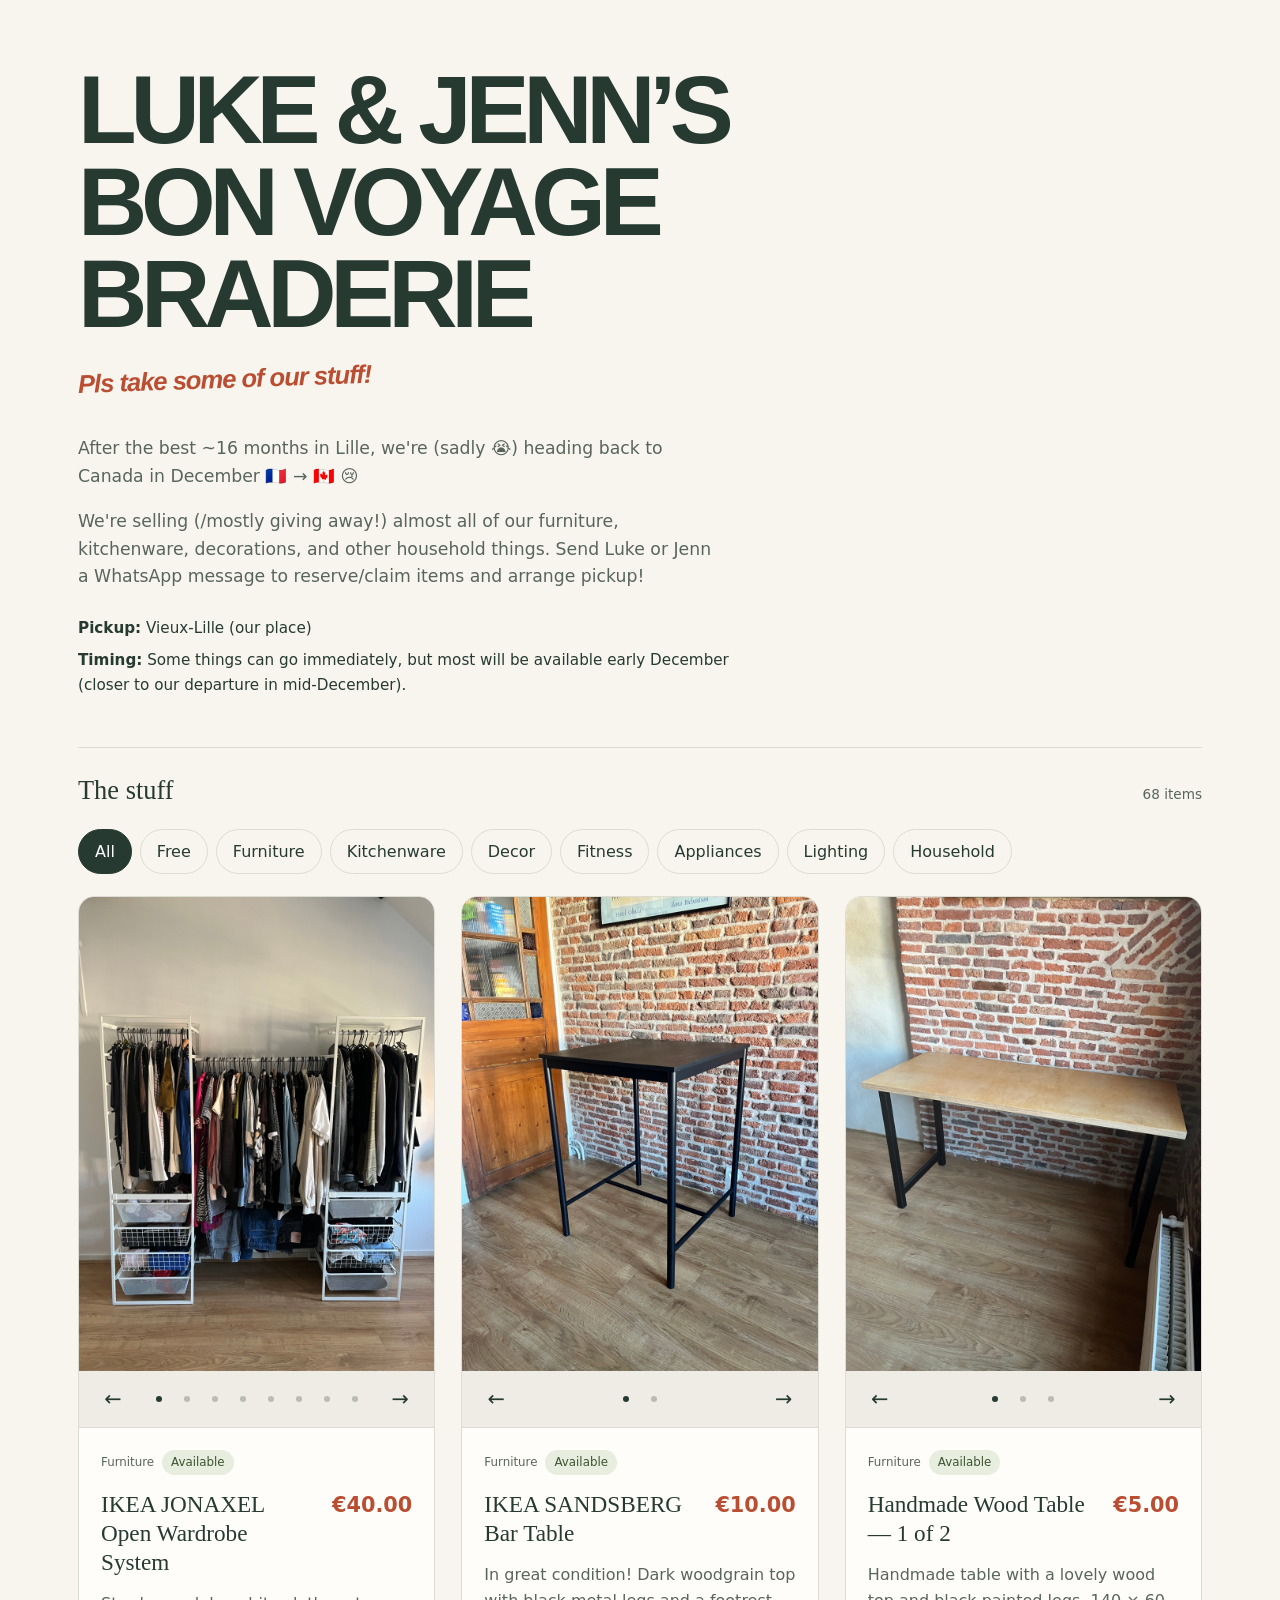
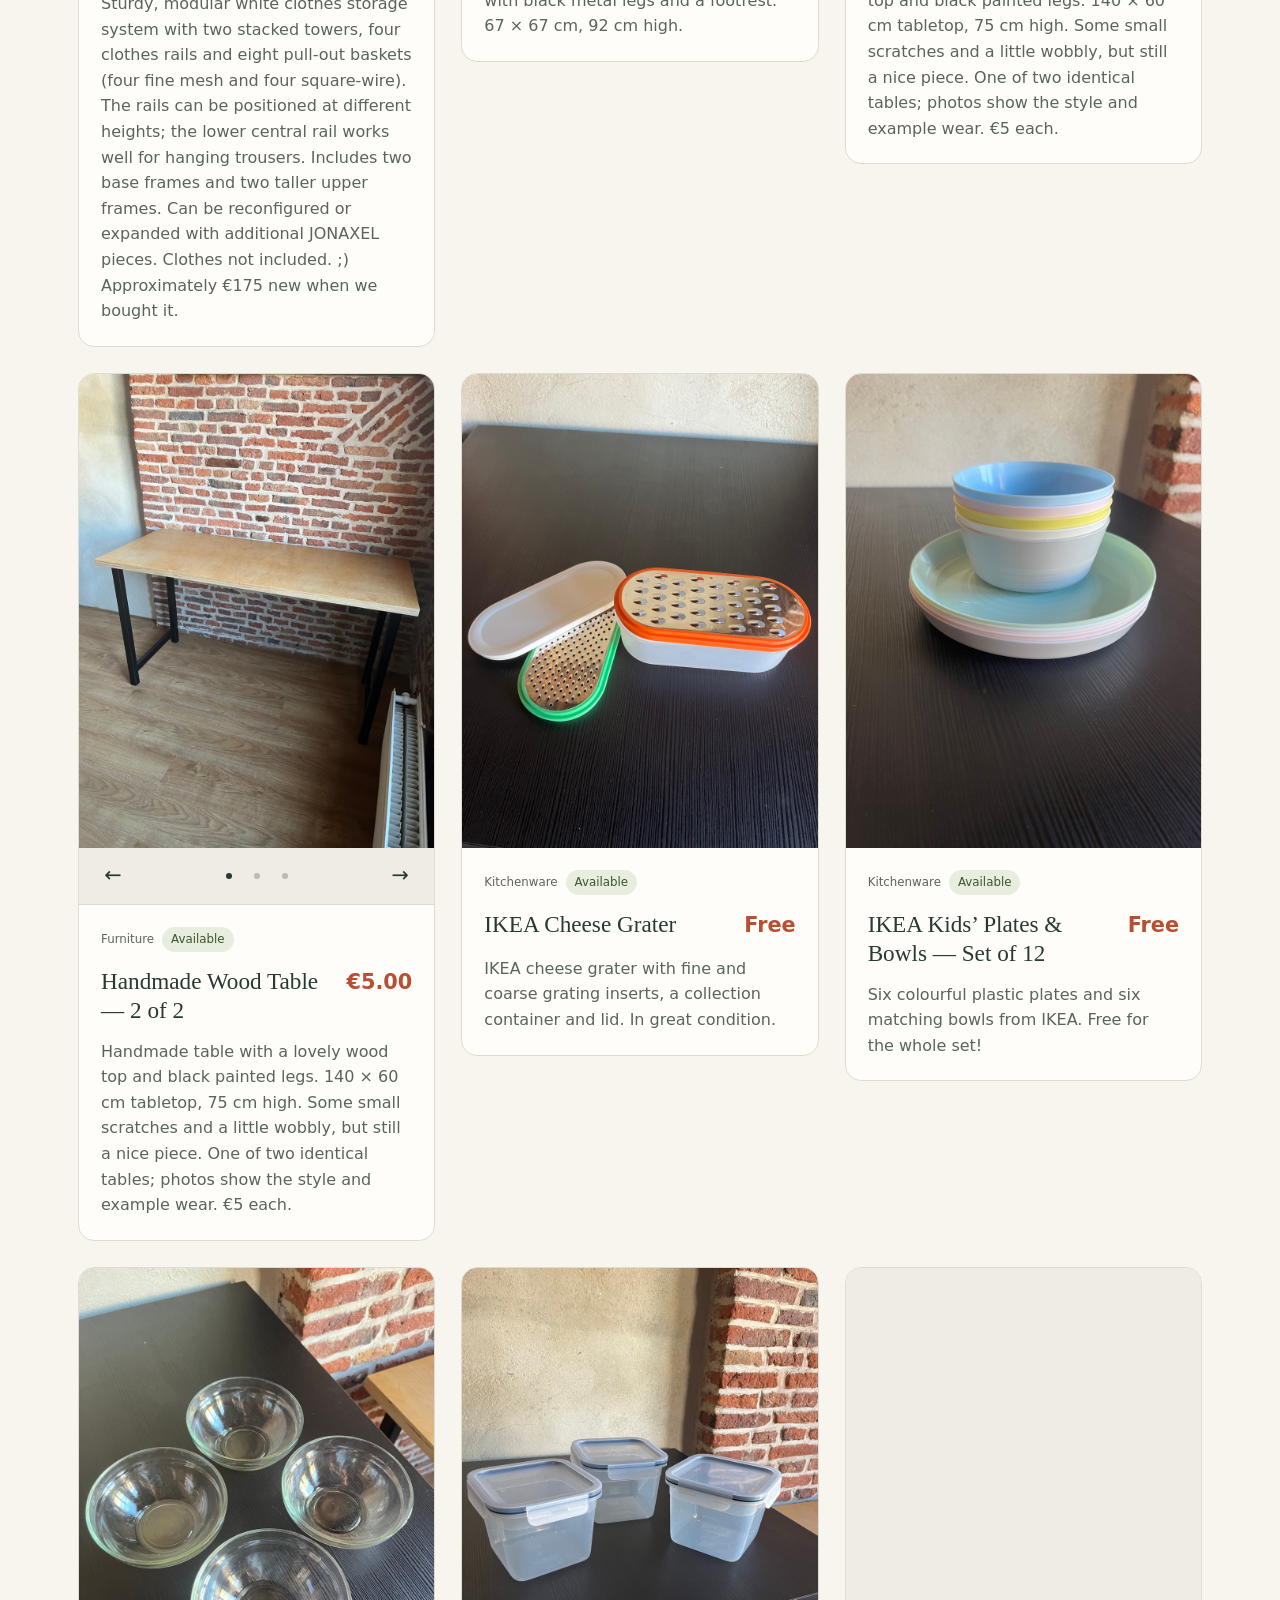
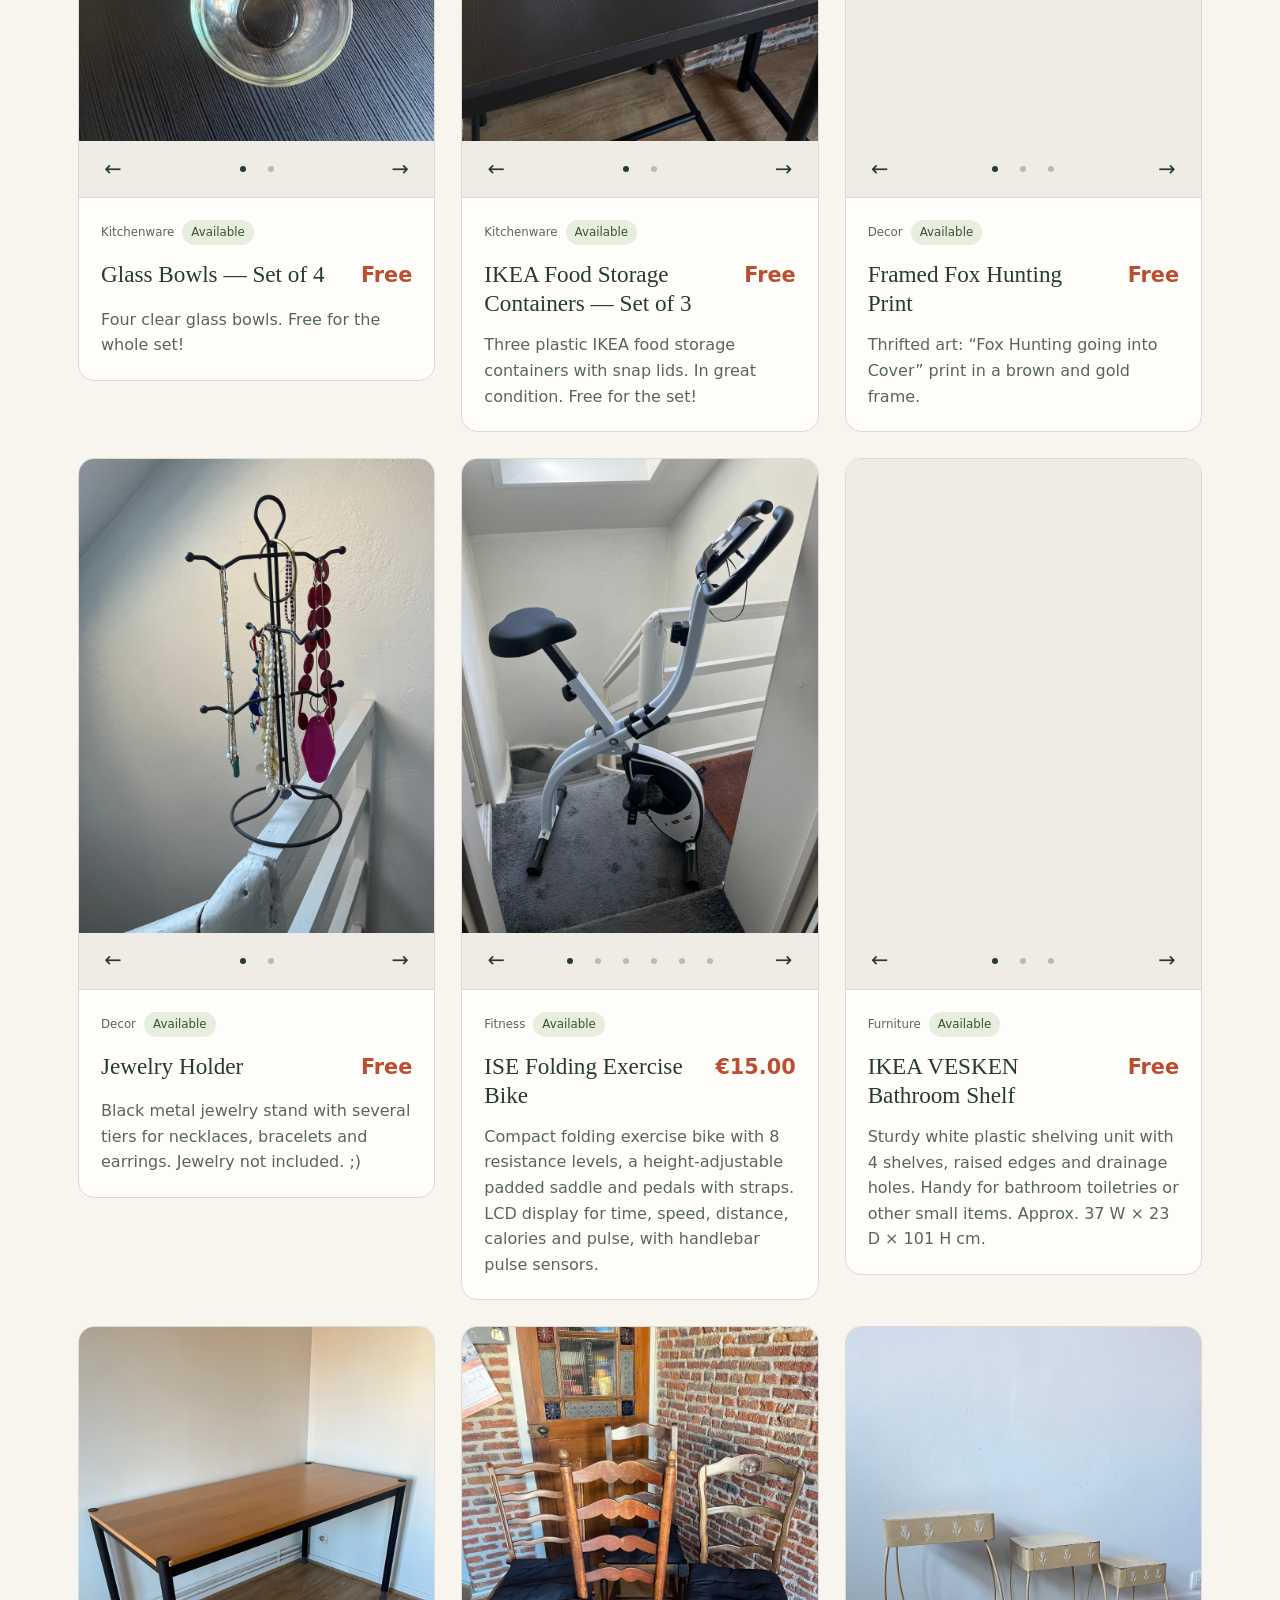
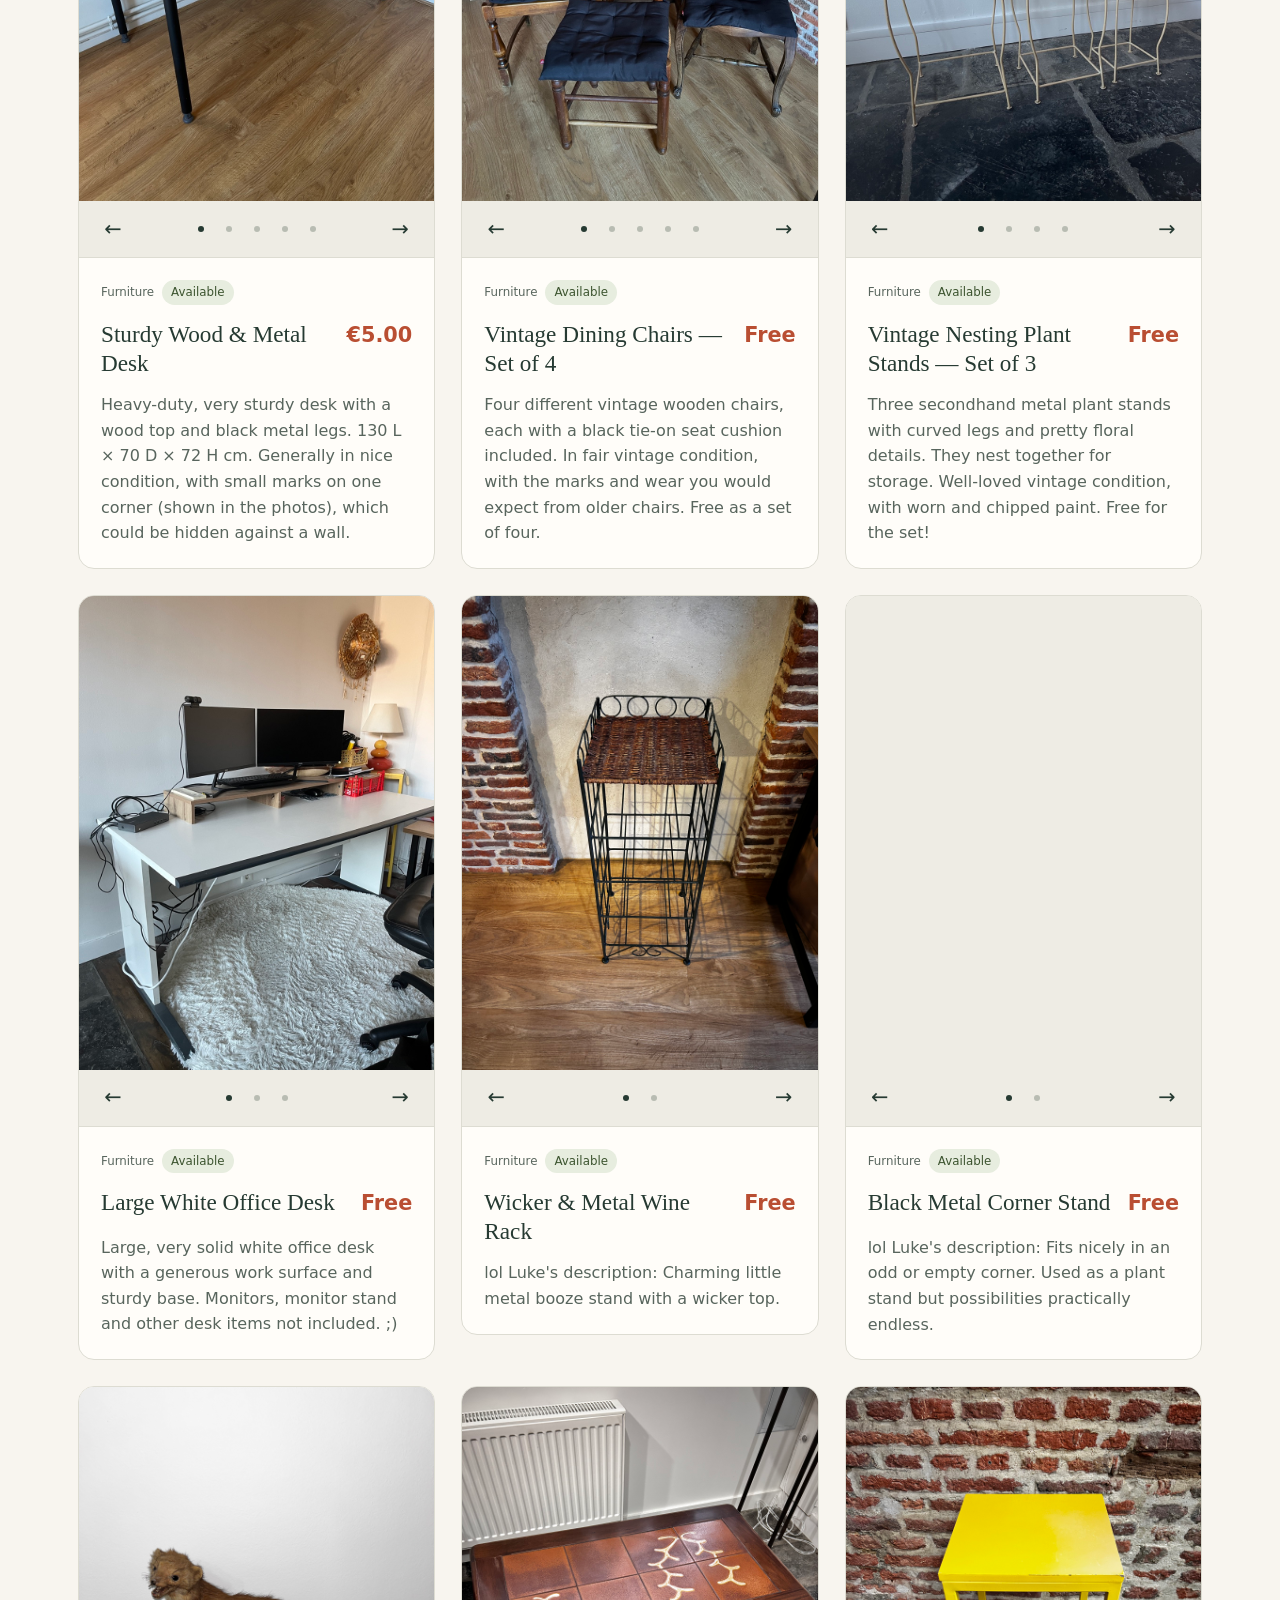
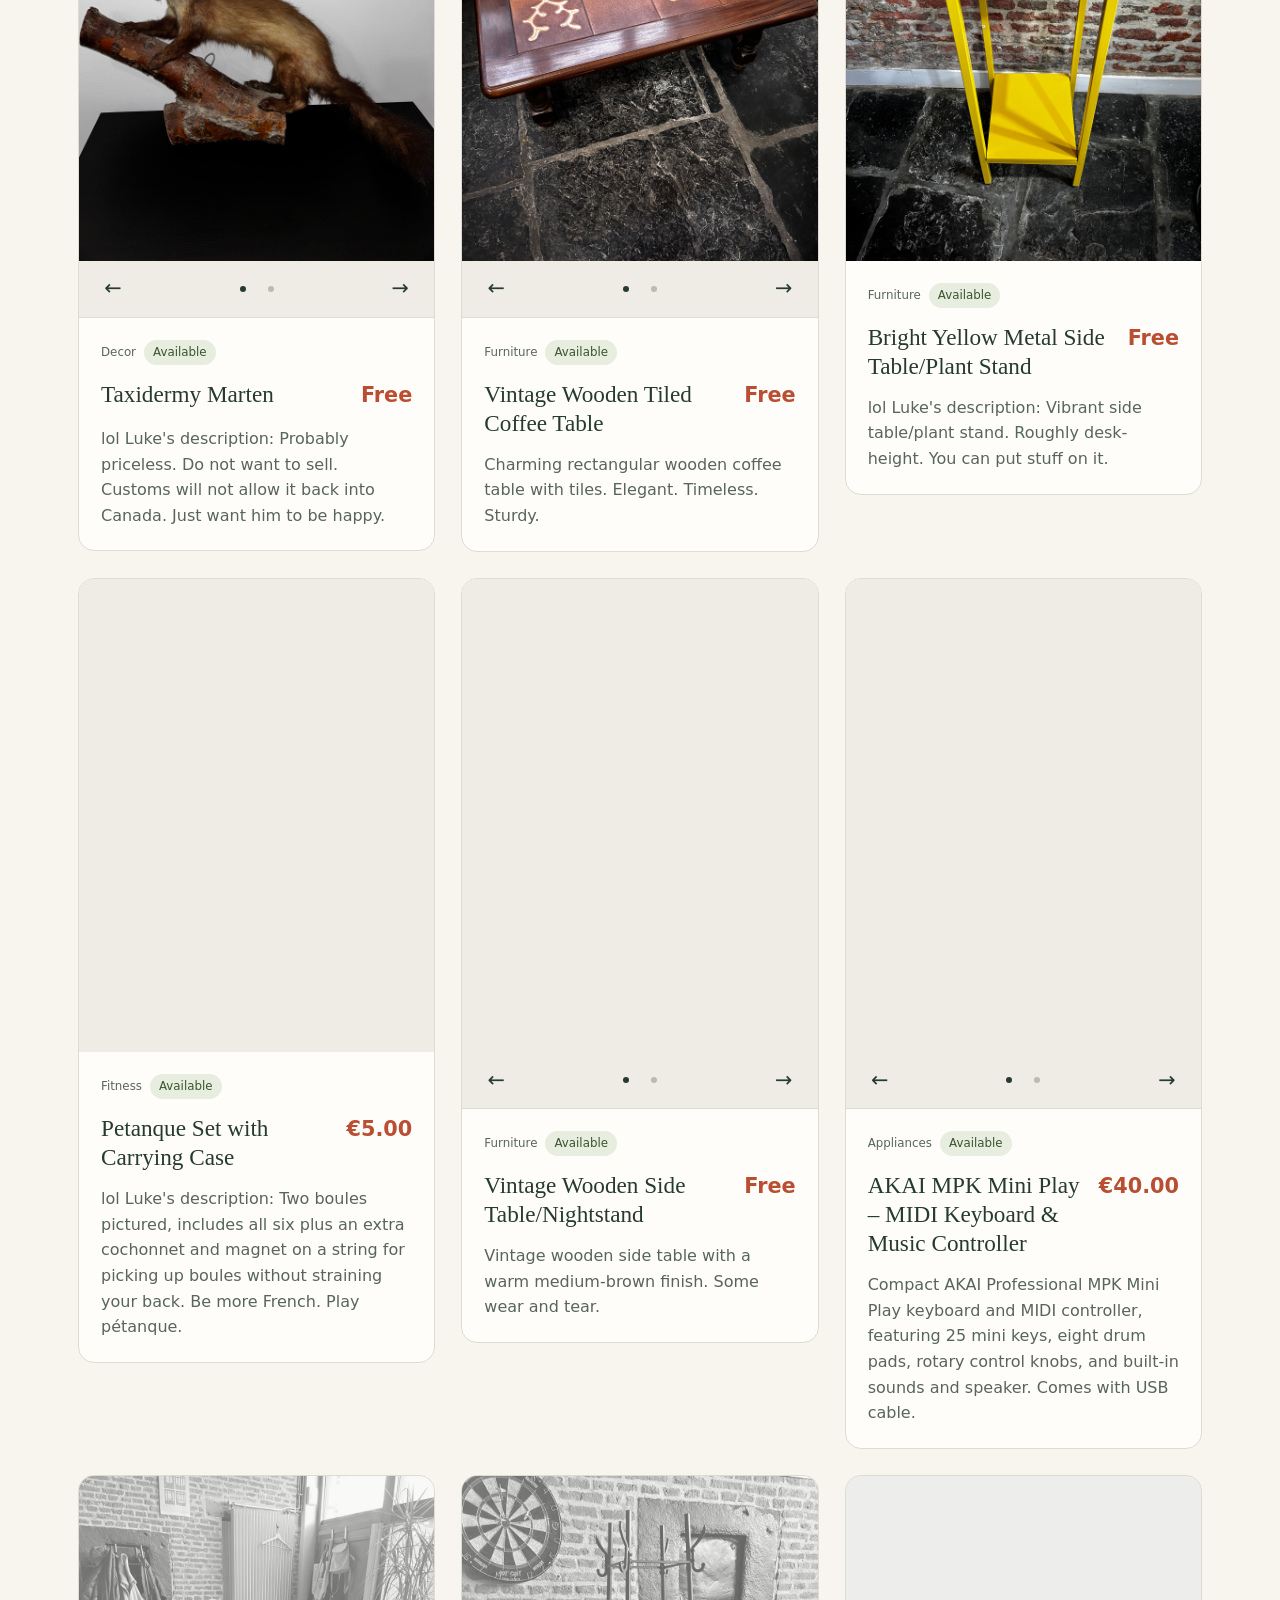
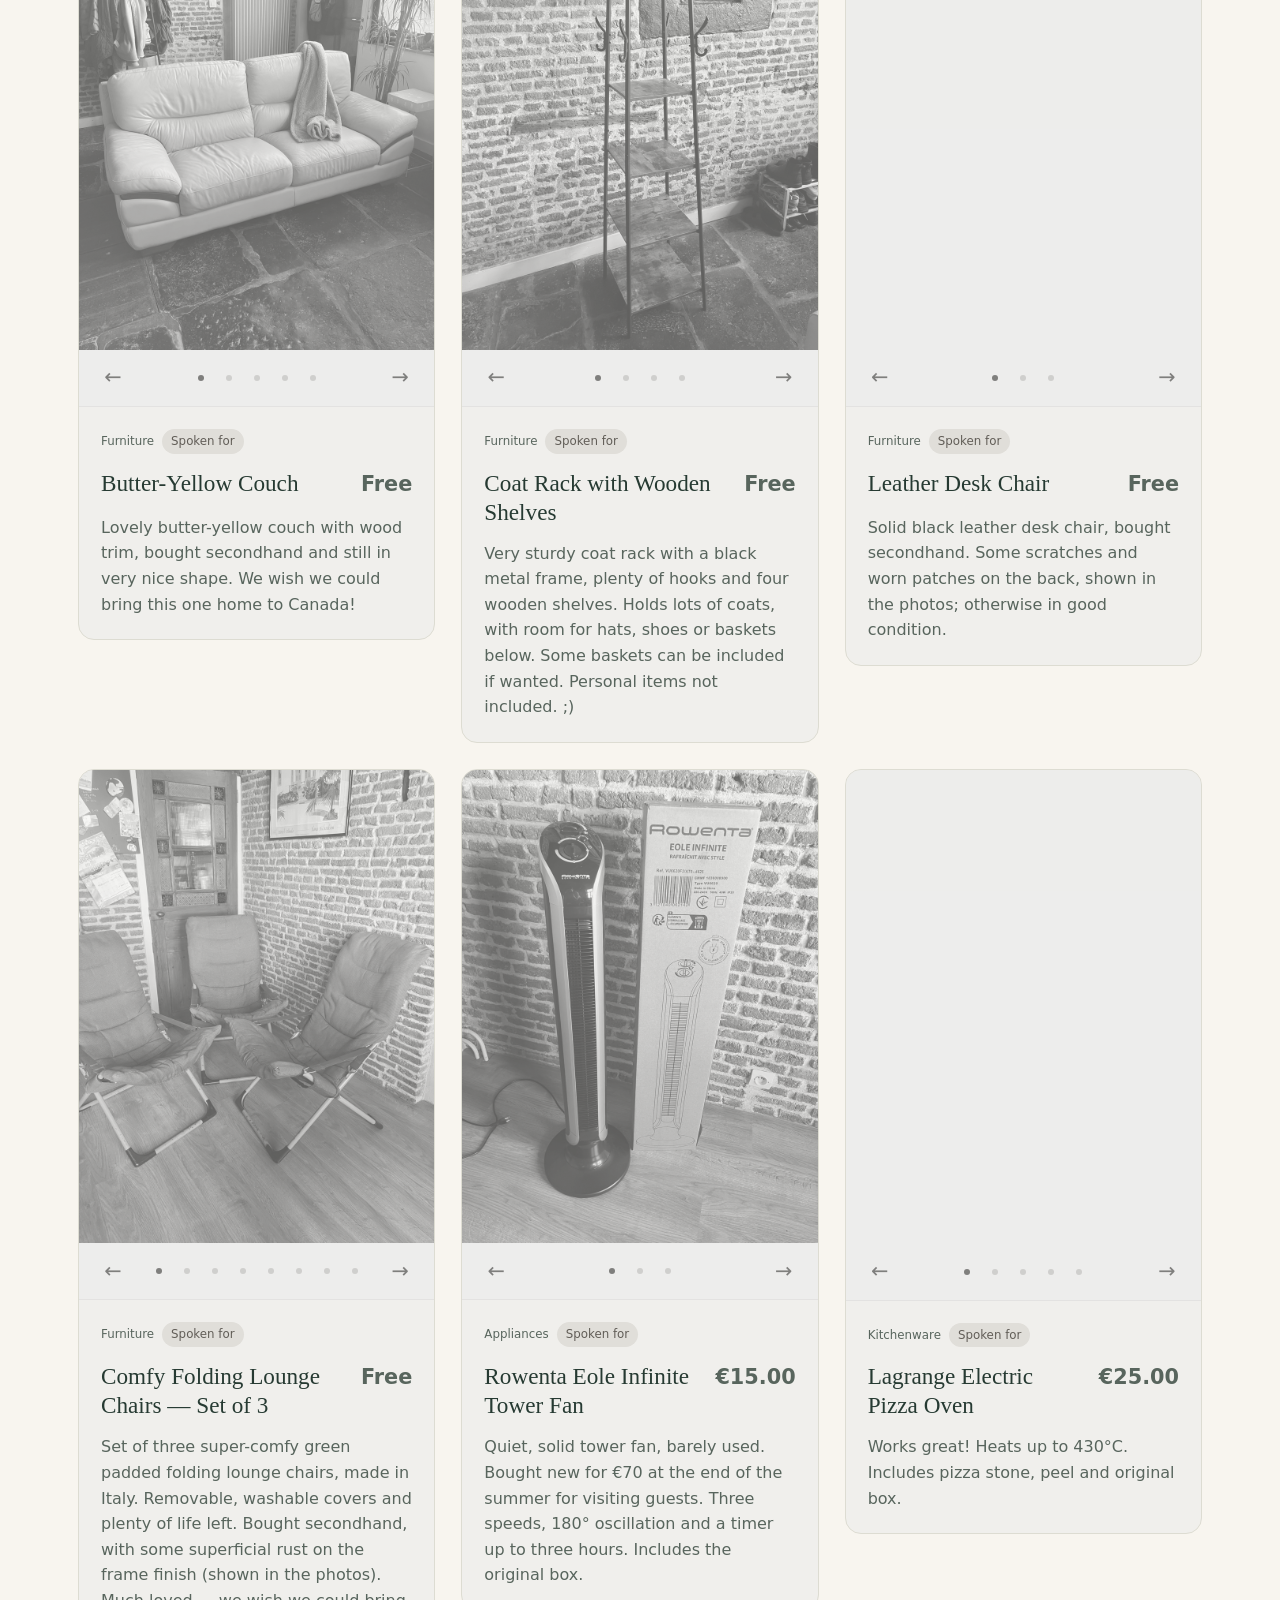
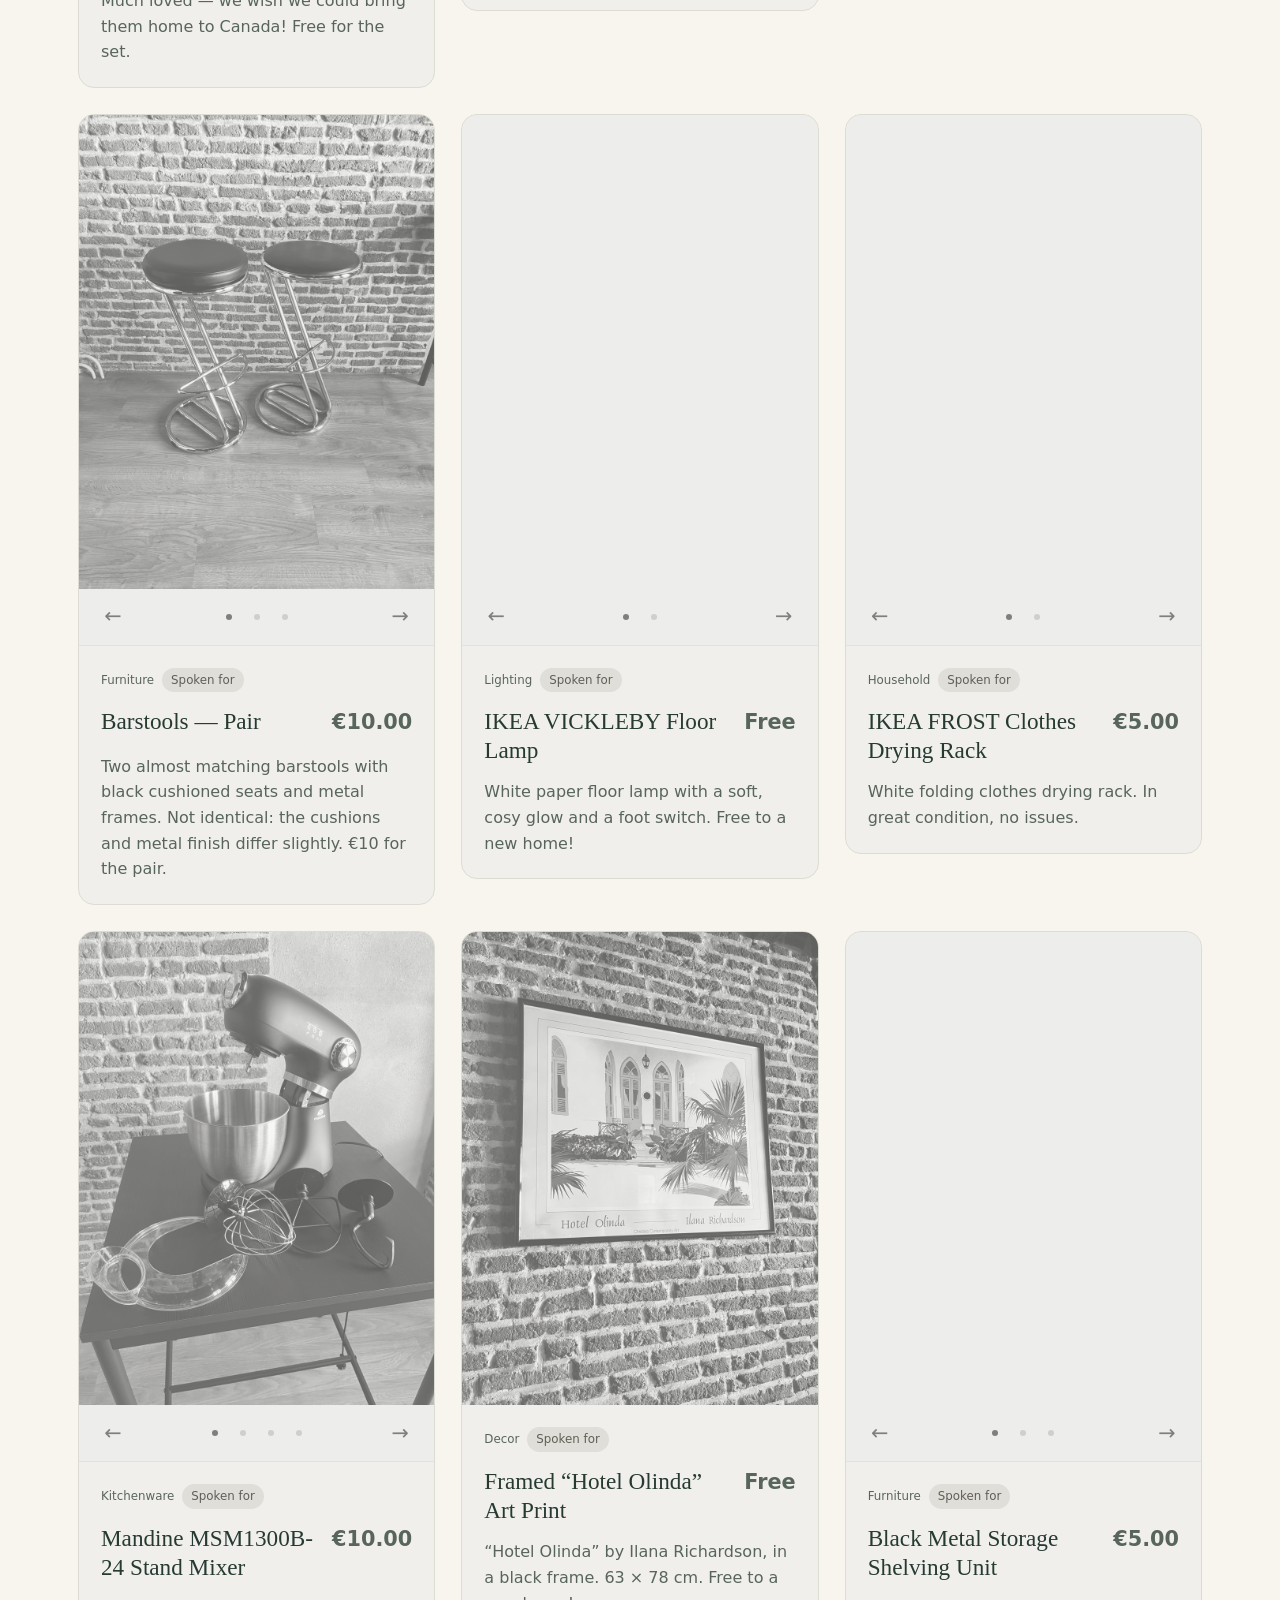
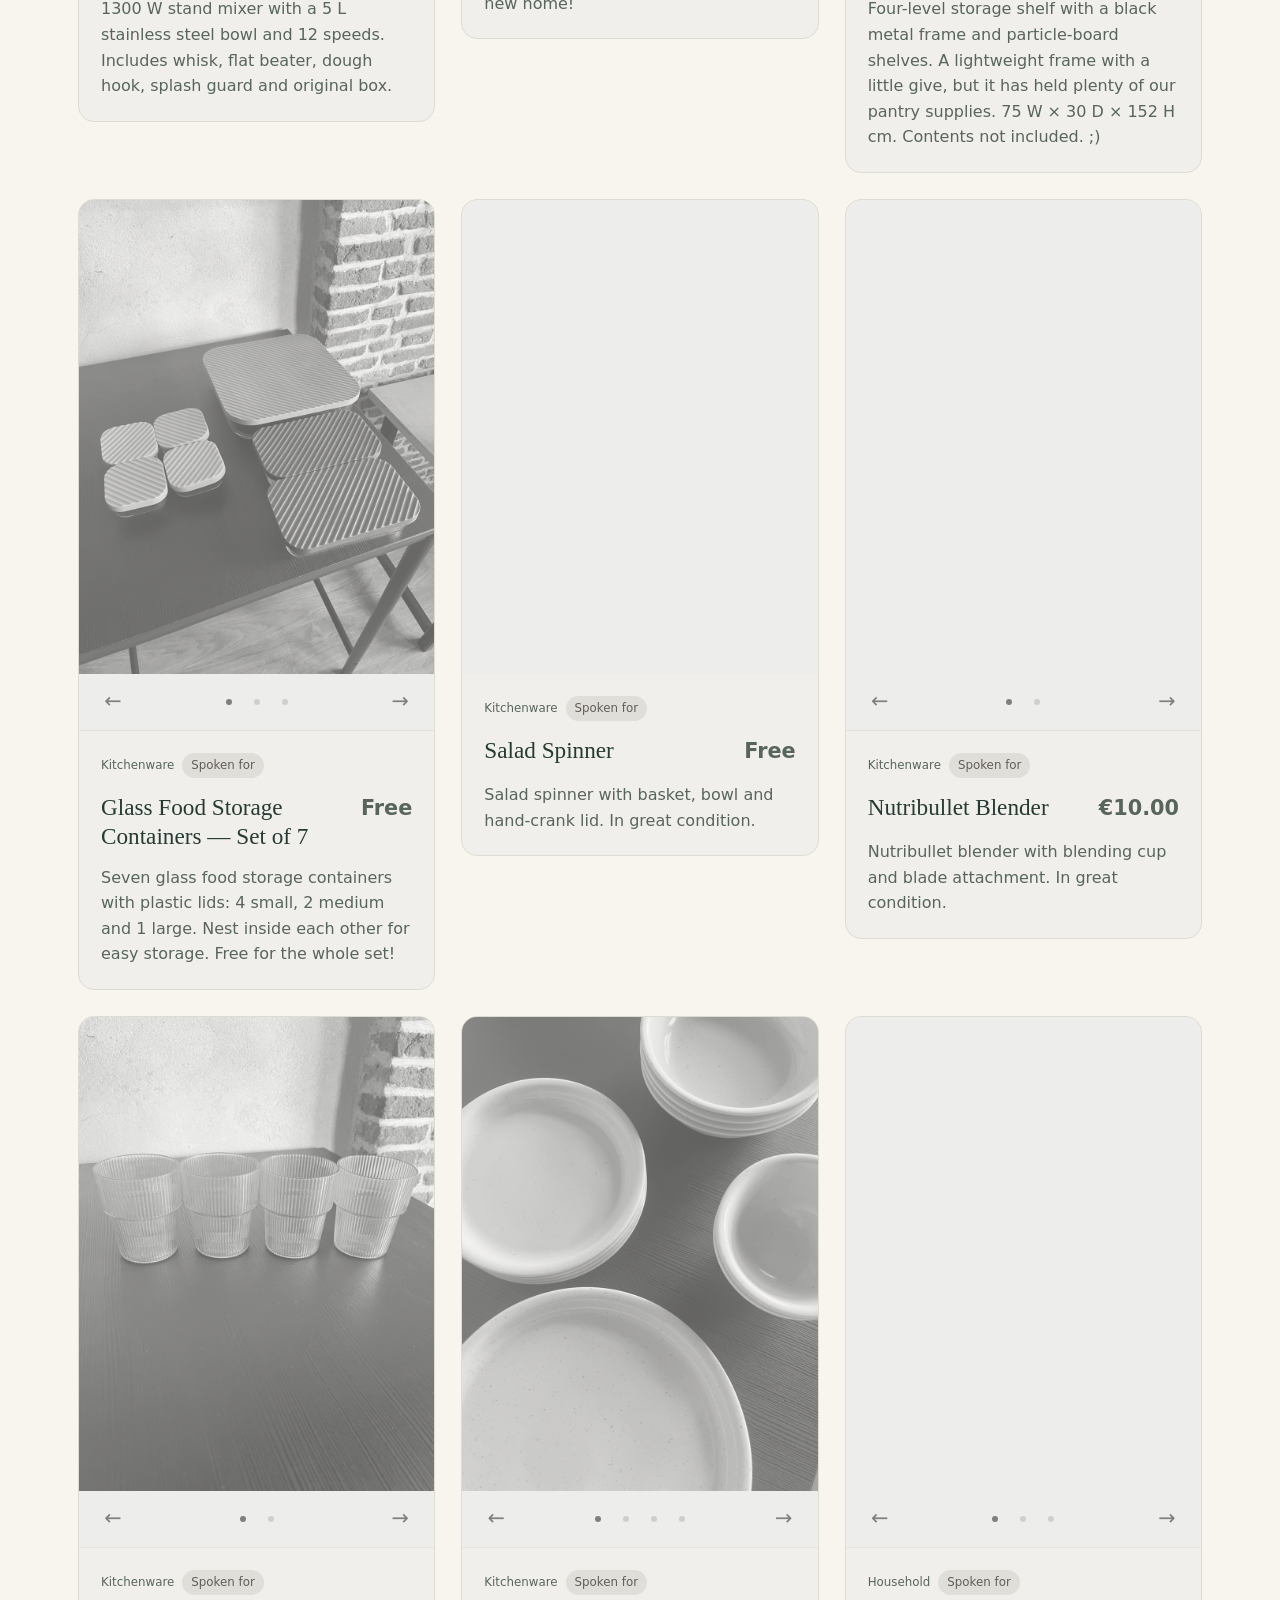
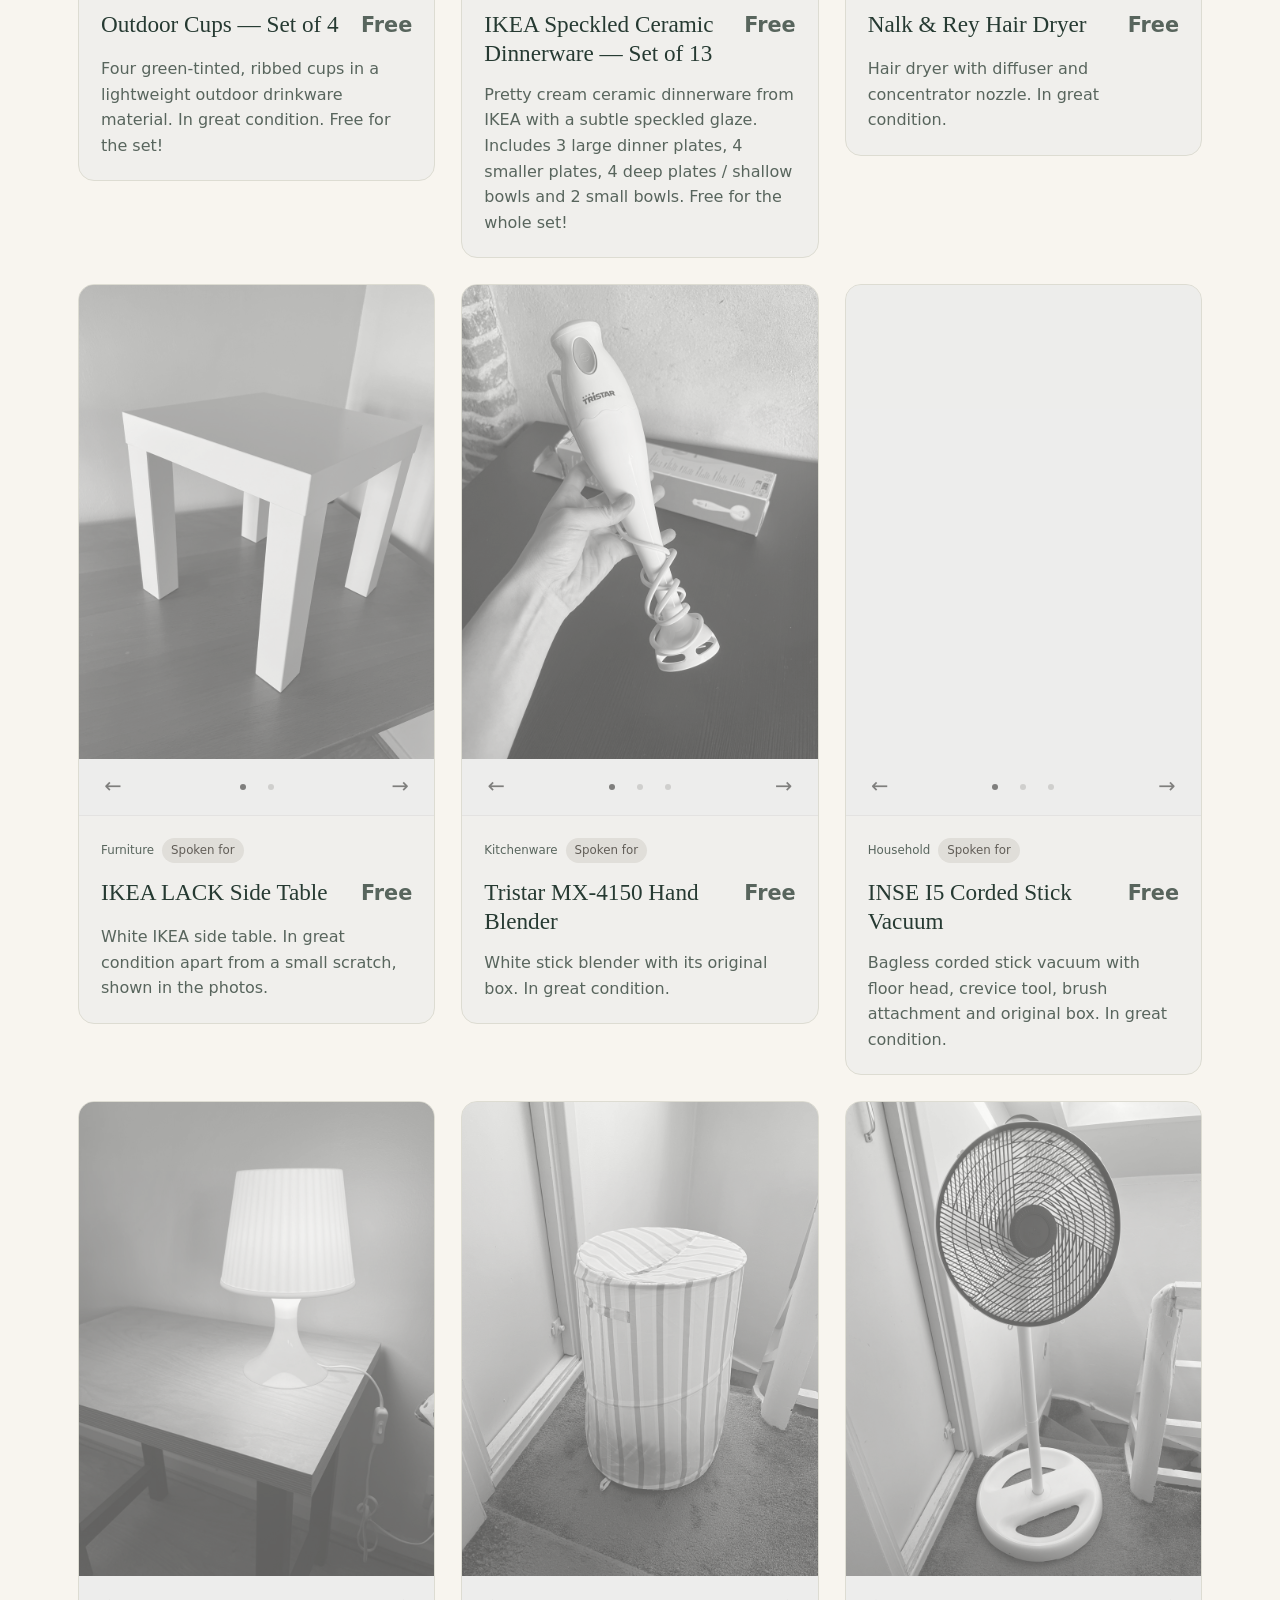
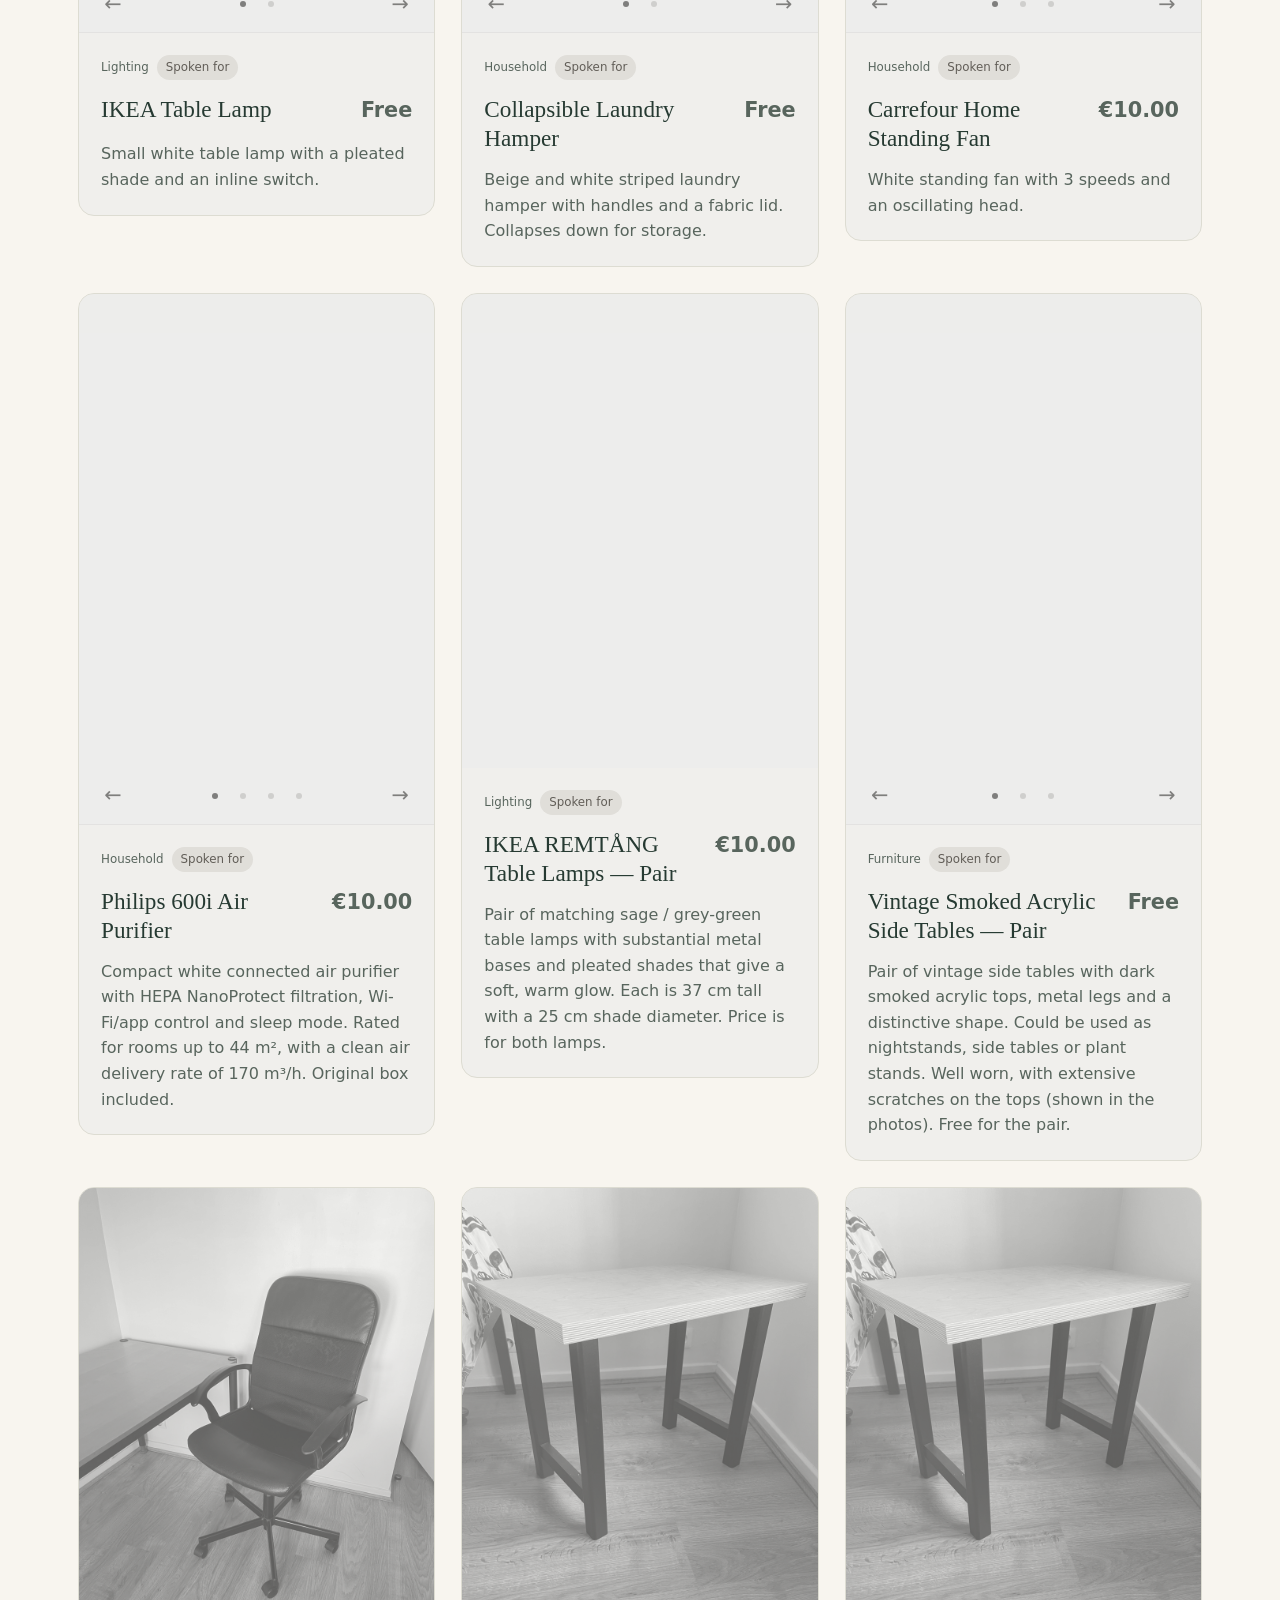
<file: braderie/index.html>
<!doctype html>
<html lang="en">
<head>
  <meta charset="utf-8">
  <meta name="viewport" content="width=device-width, initial-scale=1">
  <meta name="robots" content="noindex, nofollow">
  <meta name="description" content="Luke and Jenn’s moving sale. Furniture, kitchenware and little treasures, with pickup in Vieux-Lille.">
  <title>Luke & Jenn's Bon Voyage Braderie</title>
  <link rel="stylesheet" href="styles.css?v=20261030-2">
  <script src="catalogue.js?v=20261030-2" defer></script>
</head>
<body>
  <main class="wrap">
    <header class="intro">
      <h1>Luke &amp; Jenn’s<br>Bon Voyage Braderie</h1>
      <p class="subtitle">Pls take some of our stuff!</p>
      <p class="welcome">After the best ~16 months in Lille, we're (sadly 😭) heading back to Canada in December 🇫🇷 → 🇨🇦 😢</p>
      <p class="welcome">We're selling (/mostly giving away!) almost all of our furniture, kitchenware, decorations, and other household things. Send Luke or Jenn a WhatsApp message to reserve/claim items and arrange pickup!</p>
      <div class="details">
        <p><strong>Pickup:</strong> Vieux-Lille (our place)</p>
        <p><strong>Timing:</strong> Some things can go immediately, but most will be available early December (closer to our departure in mid-December).</p>
      </div>
    </header>
    <section aria-labelledby="catalogue-title">
      <div class="catalogue-heading"><h2 id="catalogue-title">The stuff</h2><span id="count" aria-live="polite"></span></div>
      <div id="filters" class="filters" aria-label="Filter by category" hidden></div>
      <div id="catalogue" class="catalogue" aria-live="polite"><p>Loading the catalogue…</p></div>
      <noscript><p>Please enable JavaScript to browse the catalogue. You can also ask Luke or Jenn for the item list.</p></noscript>
    </section>
  </main>
</body>
</html>
</file>
<file: braderie/styles.css>
:root { color-scheme: light; --paper: #f8f5ef; --ink: #263a32; --muted: #58655d; --line: #dddcd2; --accent: #b94e32; }
* { box-sizing: border-box; }
body { margin: 0; background: var(--paper); color: var(--ink); font: 16px/1.6 system-ui, -apple-system, sans-serif; }
.wrap { max-width: 1180px; margin: auto; padding: 64px 28px 24px; }
.intro { max-width: 810px; padding-bottom: 42px; }
.eyebrow { color: var(--accent); text-transform: uppercase; letter-spacing: .15em; font-size: .75rem; font-weight: 700; margin: 0 0 20px; }
h1 { font-family: "Arial Narrow", "Helvetica Neue", Arial, sans-serif; font-stretch: condensed; font-weight: 900; font-size: clamp(2.8rem, 7.5vw, 6rem); line-height: .96; letter-spacing: -.065em; text-transform: uppercase; margin: 0 0 24px; }
.intro h1 { max-width: 800px; }
.subtitle { transform: rotate(-2deg); transform-origin: left center; }
.journey { display: inline-block; font: .46em/1.8 system-ui, sans-serif; vertical-align: middle; letter-spacing: .05em; white-space: nowrap; }
.welcome { max-width: 640px; font-size: 1.08rem; color: var(--muted); }
.details { max-width: 680px; margin-top: 25px; font-size: .95rem; }
.details p { margin: 8px 0; }
.subtitle { color: var(--accent); font-family: "Trebuchet MS", sans-serif; font-style: italic; font-weight: 600; font-size: clamp(1.2rem, 3vw, 1.6rem); letter-spacing: -.04em; margin: 0 0 30px; }
.contact { font-size: .9rem; color: var(--muted); }
.catalogue-heading { border-top: 1px solid var(--line); padding-top: 26px; display: flex; align-items: baseline; justify-content: space-between; gap: 16px; margin-bottom: 22px; }
h2 { font: 400 1.65rem/1.25 Georgia, serif; margin: 0; }
#count { color: var(--muted); font-size: .85rem; white-space: nowrap; }
.catalogue { display: grid; grid-template-columns: repeat(3, minmax(0, 1fr)); gap: 26px; align-items: start; }
.card { min-width: 0; background: #fffdf9; border: 1px solid var(--line); border-radius: 16px; overflow: hidden; }
.card.unavailable { background: #f0efec; }
.card.unavailable .gallery { filter: grayscale(1); opacity: .6; }
.card.unavailable .price { color: var(--muted); }
.card.unavailable .status { background: #e0ded9; color: #615d57; }
.gallery { position: relative; background: #eeece4; }
.photos { display: flex; overflow-x: auto; scroll-snap-type: x mandatory; scrollbar-width: none; }
.photos::-webkit-scrollbar { display: none; }
.slide { margin: 0; flex: 0 0 100%; min-width: 0; scroll-snap-align: start; scroll-snap-stop: always; }
.slide img { display: block; width: 100%; height: auto; aspect-ratio: 3 / 4; object-fit: contain; background: #eeece4; }
.photo-placeholder { aspect-ratio: 3 / 4; display: grid; align-content: center; text-align: center; color: var(--muted); padding: 25px; gap: 8px; }
.photo-placeholder span { font: 3rem Georgia, serif; color: #9b9f8d; }
.gallery-controls { display: flex; align-items: center; justify-content: space-between; gap: 8px; padding: 6px 12px; border-bottom: 1px solid var(--line); }
button { font: inherit; cursor: pointer; color: inherit; }
.arrow { border: 0; background: transparent; min-width: 44px; min-height: 44px; font-size: 1.3rem; }
.dots { display: flex; justify-content: center; flex-wrap: wrap; }
.dot { background: transparent; border: 0; width: 28px; height: 44px; padding: 0; }
.dot::after { content: ''; display: block; width: 6px; height: 6px; margin: auto; border-radius: 50%; background: #b8bcb2; }
.dot[aria-current="true"]::after { background: var(--ink); }
.card-body { padding: 22px; overflow-wrap: anywhere; }
.item-meta { display: flex; gap: 8px; flex-wrap: wrap; align-items: center; font-size: .74rem; color: var(--muted); }
.status { border-radius: 30px; background: #e7eddf; color: #3c542f; padding: 3px 9px; }
.status.reserved { background: #f6e9cb; color: #74561b; }
.status.sold { background: #eae8e4; color: #615d57; }
.title-row { display: flex; align-items: baseline; justify-content: space-between; gap: 16px; margin-top: 14px; }
h3 { font: 400 1.45rem/1.25 Georgia, serif; margin: 0; }
.price { font-size: 1.3rem; font-weight: 650; white-space: nowrap; color: var(--accent); }
.description { color: var(--muted); margin: 14px 0 0; white-space: pre-line; }
.availability { font-size: .85rem; margin: 16px 0 0; font-weight: 600; }
.filters { display: flex; gap: 8px; flex-wrap: wrap; margin-bottom: 22px; }
[hidden] { display: none !important; }
.filter { background: transparent; border: 1px solid var(--line); border-radius: 30px; padding: 9px 16px; min-height: 44px; }
.filter[aria-pressed="true"] { color: white; background: var(--ink); border-color: var(--ink); }
:focus-visible { outline: 3px solid var(--accent); outline-offset: 3px; }
footer { border-top: 1px solid var(--line); margin-top: 60px; padding: 24px 0; font-size: .85rem; color: var(--muted); }
footer span { display: block; }
@media (max-width: 950px) { .catalogue { grid-template-columns: repeat(2, minmax(0, 1fr)); } }
@media (max-width: 600px) { .wrap { padding: 36px 18px 18px; } .intro { padding-bottom: 24px; } .catalogue { grid-template-columns: minmax(0, 1fr); gap: 22px; } h2 { font-size: 1.4rem; } .card-body { padding: 20px; } }
</file>
